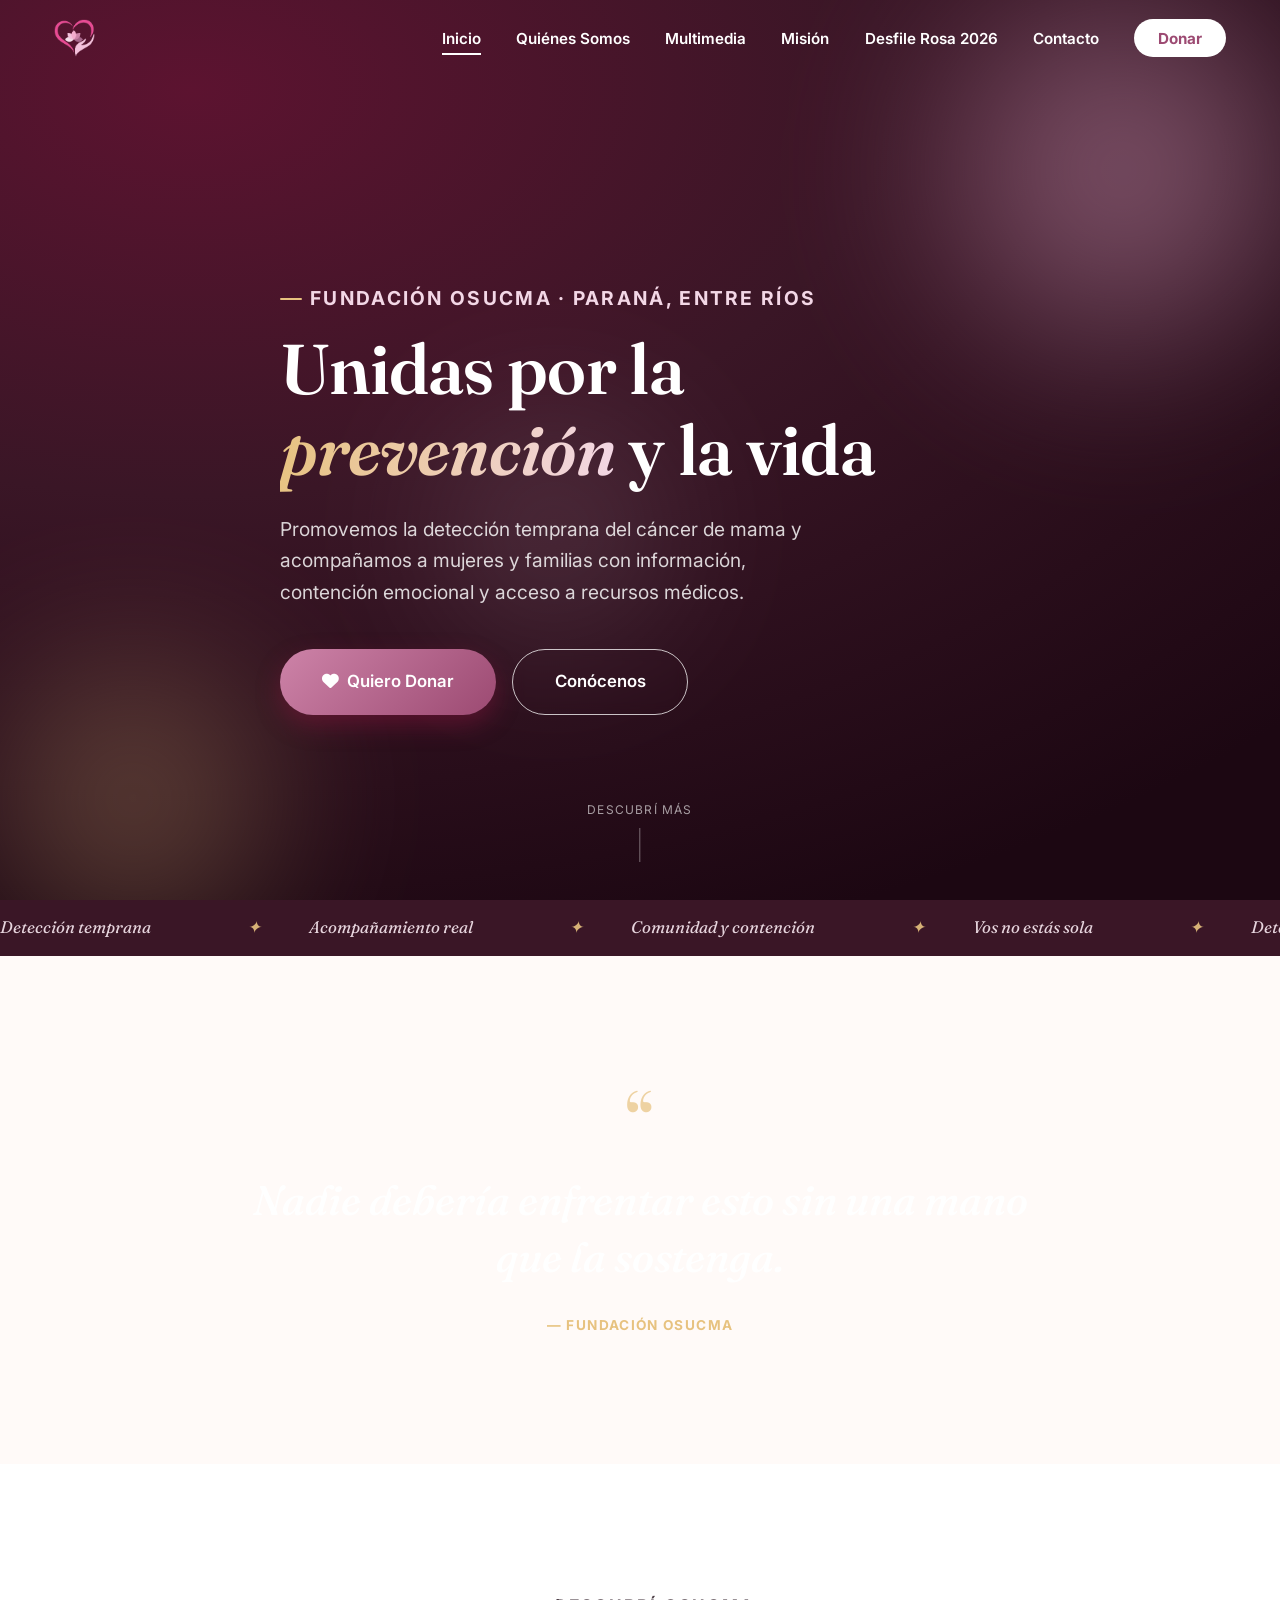
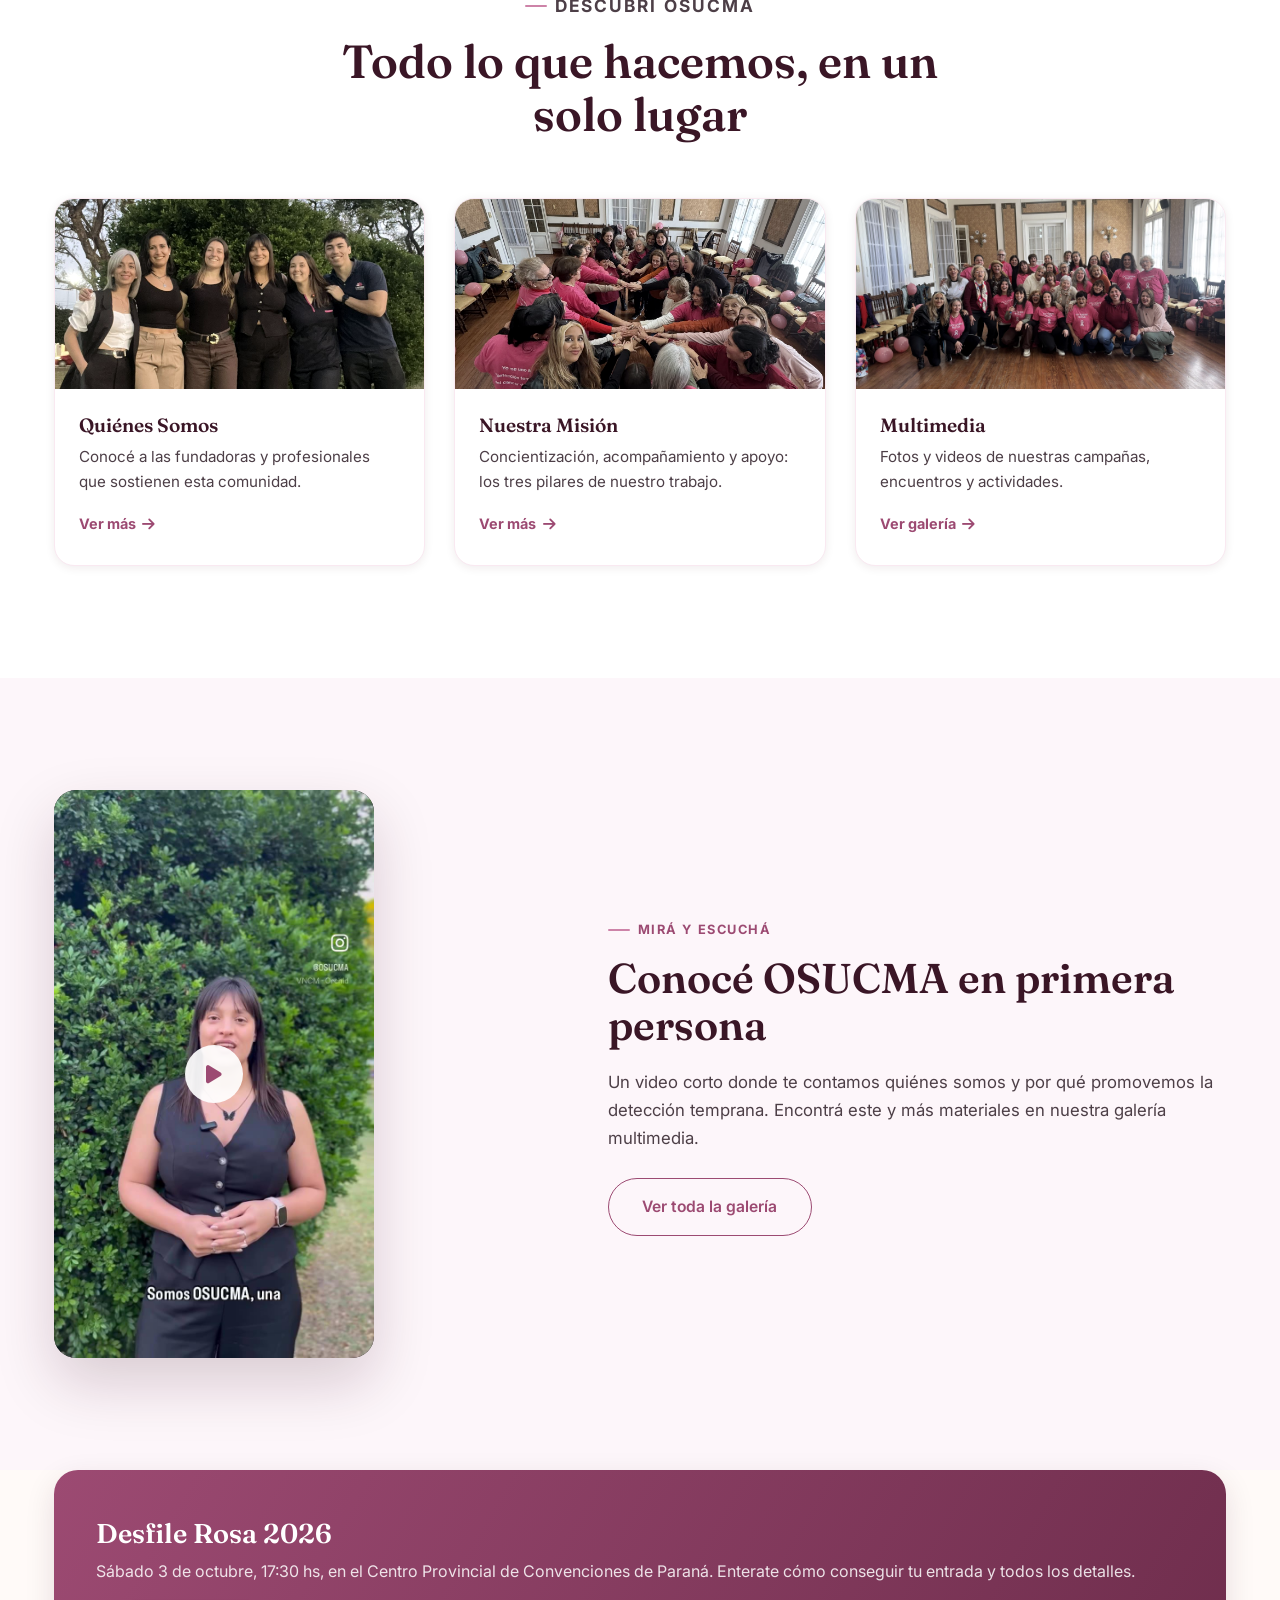
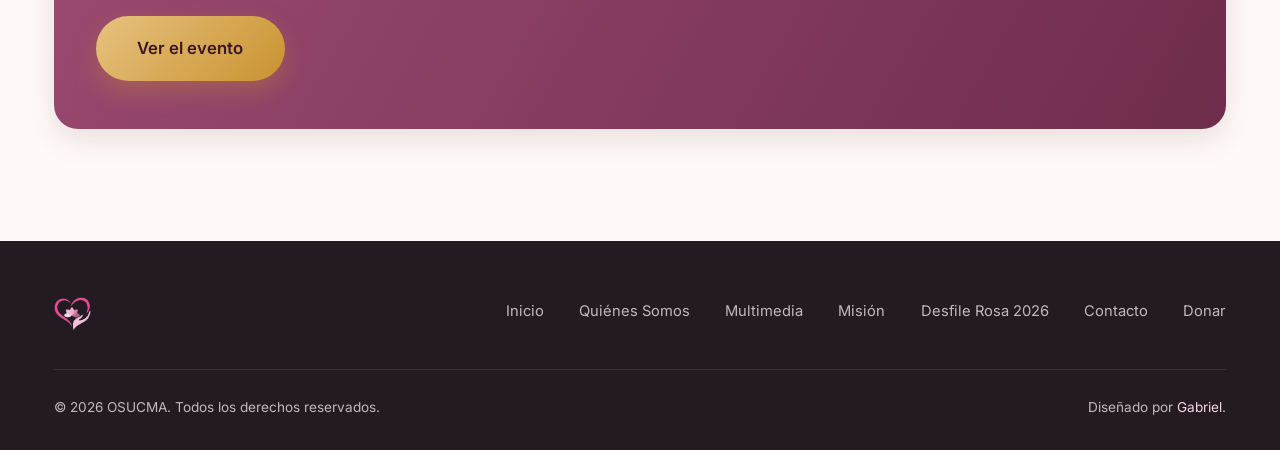
<file: index.html>
<!DOCTYPE html>
<html lang="es">

<head>
    <meta charset="UTF-8">
    <meta name="viewport" content="width=device-width, initial-scale=1.0">
    <title>OSUCMA — Unidas por la Prevención y la Vida</title>
    <meta name="description"
        content="OSUCMA, Organización Solidaria Unidas por el Cáncer de Mama: concientización, prevención, detección temprana y acompañamiento a mujeres y familias de Paraná, Entre Ríos.">

    <meta property="og:title" content="OSUCMA — Unidas por la Prevención y la Vida">
    <meta property="og:description" content="Concientización, prevención y acompañamiento real en el cáncer de mama.">
    <meta property="og:type" content="website">
    <meta property="og:image" content="assets/img/comunidad2.jpg">
    <meta property="og:locale" content="es_AR">

    <link rel="preconnect" href="https://fonts.googleapis.com">
    <link rel="preconnect" href="https://fonts.gstatic.com" crossorigin>
    <link href="https://fonts.googleapis.com/css2?family=Fraunces:ital,opsz,wght@0,9..144,400;0,9..144,600;0,9..144,700;1,9..144,500&family=Inter:wght@400;500;600;700;800&display=swap"
        rel="stylesheet">
    <link rel="stylesheet" href="https://cdnjs.cloudflare.com/ajax/libs/font-awesome/6.5.1/css/all.min.css">

    <link rel="icon" type="image/png" href="assets/img/favicon.png">
    <link rel="stylesheet" href="styles.css">
</head>

<body>

    <!-- ============ NAVBAR ============ -->
    <nav class="navbar" id="navbar">
        <div class="container nav-container">
            <a href="index.html" class="logo"><img src="assets/img/logo-icon.png" alt="OSUCMA" class="logo-img"></a>

            <div class="menu-toggle" id="menuToggle" aria-label="Abrir menú">
                <span class="bar"></span>
                <span class="bar"></span>
                <span class="bar"></span>
            </div>

            <ul class="nav-menu" id="navMenu">
                <li><a href="index.html" class="nav-link active">Inicio</a></li>
                <li><a href="quienes-somos.html" class="nav-link">Quiénes Somos</a></li>
                <li><a href="multimedia.html" class="nav-link">Multimedia</a></li>
                <li><a href="mision.html" class="nav-link">Misión</a></li>
                <li><a href="desfile-rosa-2026.html" class="nav-link">Desfile Rosa 2026</a></li>
                <li><a href="contacto.html" class="nav-link">Contacto</a></li>
                <li><a href="donar.html" class="nav-link nav-donate">Donar</a></li>
            </ul>
        </div>
    </nav>

    <!-- ============ HERO ============ -->
    <header class="hero">
        <div class="hero-blob b1"></div>
        <div class="hero-blob b2"></div>
        <div class="hero-blob b3"></div>

        <div class="container">
            <div class="hero-content">
                <p class="eyebrow">Fundación OSUCMA · Paraná, Entre Ríos</p>
                <h1>Unidas por la <em>prevención</em> y la vida</h1>
                <p>Promovemos la detección temprana del cáncer de mama y acompañamos a mujeres y familias con
                    información, contención emocional y acceso a recursos médicos.</p>
                <div class="hero-btns">
                    <a href="donar.html" class="btn btn-primary btn-lg">
                        <i class="fas fa-heart"></i> Quiero Donar
                    </a>
                    <a href="quienes-somos.html" class="btn btn-outline btn-lg">Conócenos</a>
                </div>
            </div>
        </div>

        <div class="hero-scroll">
            <span>Descubrí más</span>
            <div class="line"></div>
        </div>
    </header>

    <!-- ============ MARQUEE ============ -->
    <div class="marquee" aria-hidden="true">
        <div class="marquee-track">
            <span>Detección temprana</span>
            <span>Acompañamiento real</span>
            <span>Comunidad y contención</span>
            <span>Vos no estás sola</span>
            <span>Detección temprana</span>
            <span>Acompañamiento real</span>
            <span>Comunidad y contención</span>
            <span>Vos no estás sola</span>
        </div>
    </div>

    <!-- ============ DECLARACIÓN ============ -->
    <section class="statement">
        <div class="container">
            <blockquote class="reveal">Nadie debería enfrentar esto sin una mano que la sostenga.</blockquote>
            <cite class="reveal reveal-delay-1">— Fundación OSUCMA</cite>
        </div>
    </section>

    <!-- ============ TEASER: DESCUBRÍ OSUCMA ============ -->
    <section class="pad about">
        <div class="container">
            <div class="section-head center reveal" style="margin-left:auto;margin-right:auto;">
                <p class="eyebrow">Descubrí OSUCMA</p>
                <h2>Todo lo que hacemos, en un solo lugar</h2>
            </div>

            <div class="teaser-grid">
                <a href="quienes-somos.html" class="teaser-card reveal reveal-delay-1">
                    <div class="teaser-img"><img src="assets/img/equipo.jpg" alt="Equipo de OSUCMA" loading="lazy">
                    </div>
                    <div class="teaser-body">
                        <h3>Quiénes Somos</h3>
                        <p>Conocé a las fundadoras y profesionales que sostienen esta comunidad.</p>
                        <span class="teaser-link">Ver más <i class="fas fa-arrow-right"></i></span>
                    </div>
                </a>
                <a href="mision.html" class="teaser-card reveal reveal-delay-2">
                    <div class="teaser-img"><img src="assets/img/comunidad1.jpg"
                            alt="Comunidad OSUCMA unida por la detección temprana" loading="lazy"></div>
                    <div class="teaser-body">
                        <h3>Nuestra Misión</h3>
                        <p>Concientización, acompañamiento y apoyo: los tres pilares de nuestro trabajo.</p>
                        <span class="teaser-link">Ver más <i class="fas fa-arrow-right"></i></span>
                    </div>
                </a>
                <a href="multimedia.html" class="teaser-card reveal reveal-delay-3">
                    <div class="teaser-img"><img src="assets/img/comunidad2.jpg" alt="Encuentro Octubre Rosa"
                            loading="lazy"></div>
                    <div class="teaser-body">
                        <h3>Multimedia</h3>
                        <p>Fotos y videos de nuestras campañas, encuentros y actividades.</p>
                        <span class="teaser-link">Ver galería <i class="fas fa-arrow-right"></i></span>
                    </div>
                </a>
            </div>
        </div>
    </section>

    <!-- ============ AUDIOVISUAL DESTACADO ============ -->
    <section class="pad gallery-section">
        <div class="container">
            <div class="home-video">
                <a href="multimedia.html" class="home-video-frame reveal" aria-label="Ver video institucional en la galería">
                    <img src="assets/img/institucional-poster.jpg" alt="Video institucional de OSUCMA" loading="lazy">
                    <div class="gallery-play"><i class="fas fa-play"></i></div>
                </a>
                <div class="reveal reveal-delay-1">
                    <p class="eyebrow">Mirá y escuchá</p>
                    <h2 style="font-size:clamp(1.9rem,3.6vw,2.6rem); margin-bottom:1.2rem;">Conocé OSUCMA en primera
                        persona</h2>
                    <p style="color:var(--ink-700); font-size:1.05rem; margin-bottom:1.6rem;">Un video corto donde te
                        contamos quiénes somos y por qué promovemos la detección temprana. Encontrá este y más
                        materiales en nuestra galería multimedia.</p>
                    <a href="multimedia.html" class="btn btn-outline-dark">Ver toda la galería</a>
                </div>
            </div>
        </div>
    </section>

    <!-- ============ EVENTO: DESFILE ROSA 2026 ============ -->
    <section class="pad" style="padding-top:0;">
        <div class="container">
            <div class="event-banner reveal">
                <div>
                    <h3>Desfile Rosa 2026</h3>
                    <p>Sábado 3 de octubre, 17:30 hs, en el Centro Provincial de Convenciones de Paraná. Enterate
                        cómo conseguir tu entrada y todos los detalles.</p>
                </div>
                <a href="desfile-rosa-2026.html" class="btn btn-gold btn-lg">Ver el evento</a>
            </div>
        </div>
    </section>

    <!-- ============ FOOTER ============ -->
    <footer>
        <div class="container">
            <div class="footer-grid">
                <div class="footer-brand"><img src="assets/img/logo-icon.png" alt="OSUCMA"></div>
                <ul class="footer-links">
                    <li><a href="index.html">Inicio</a></li>
                    <li><a href="quienes-somos.html">Quiénes Somos</a></li>
                    <li><a href="multimedia.html">Multimedia</a></li>
                    <li><a href="mision.html">Misión</a></li>
                    <li><a href="desfile-rosa-2026.html">Desfile Rosa 2026</a></li>
                    <li><a href="contacto.html">Contacto</a></li>
                    <li><a href="donar.html">Donar</a></li>
                </ul>
            </div>
            <div class="footer-bottom">
                <p>&copy; 2026 OSUCMA. Todos los derechos reservados.</p>
                <p>Diseñado por <a href="#">Gabriel</a>.</p>
            </div>
        </div>
    </footer>

    <script src="script.js"></script>
</body>

</html>
</file>
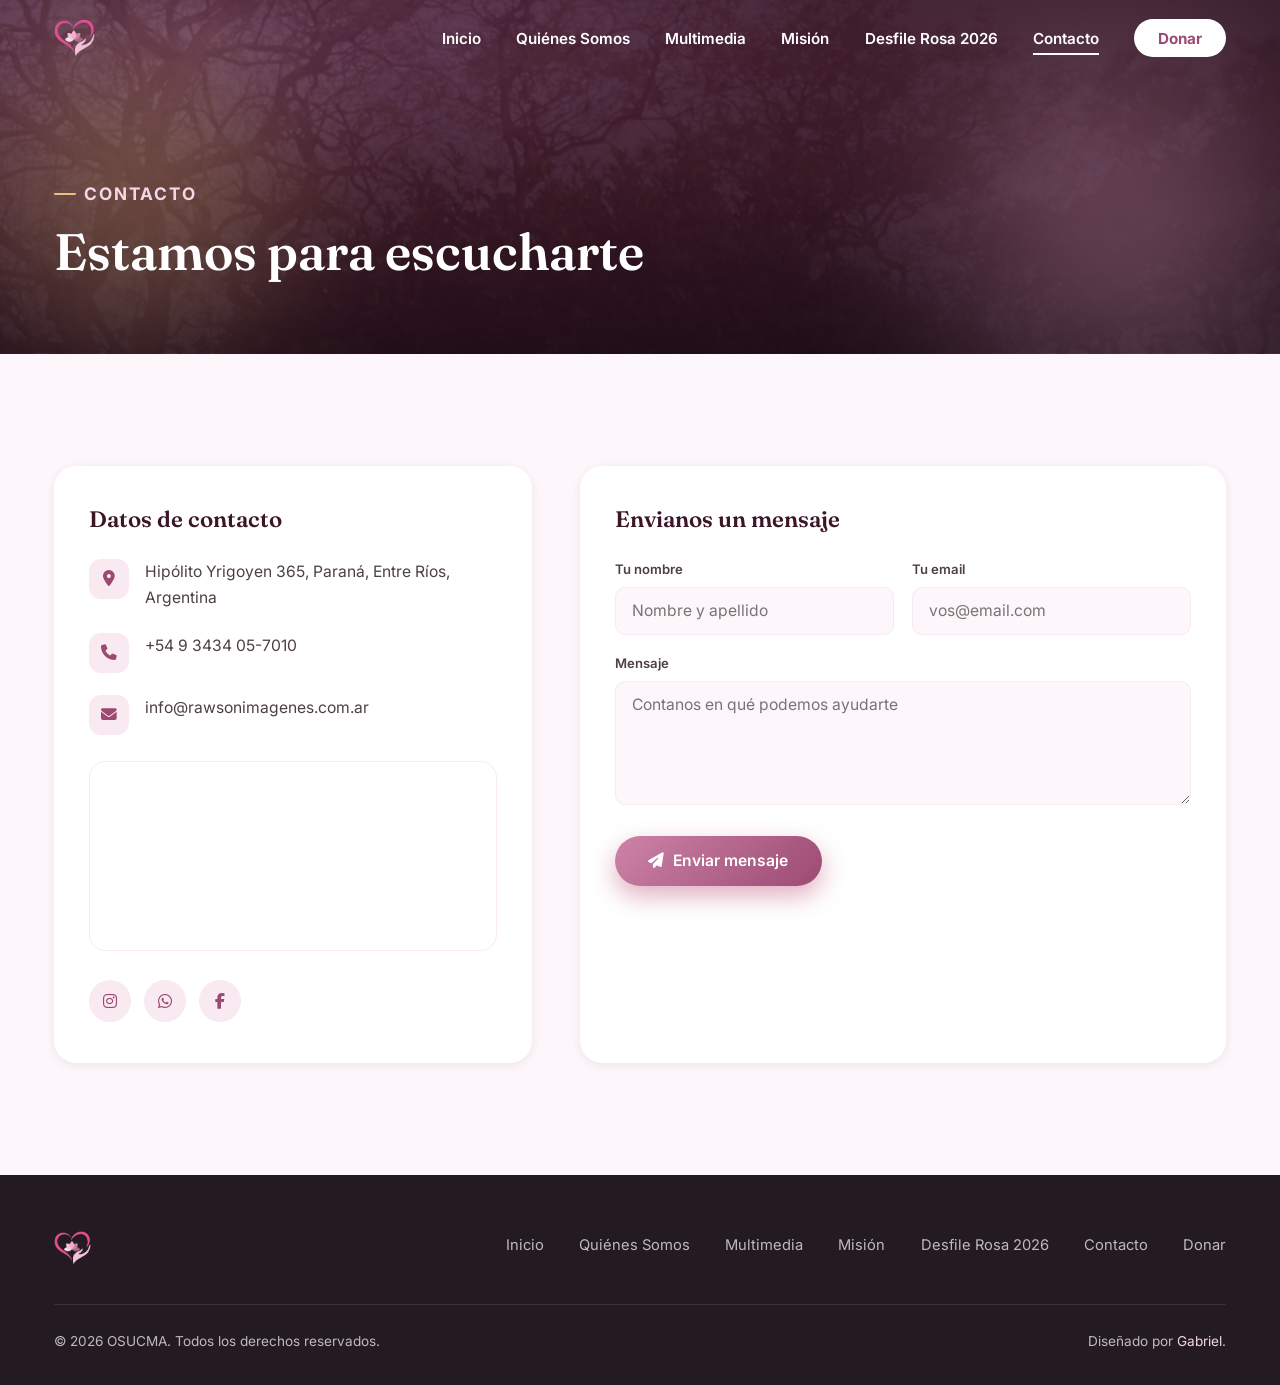
<file: contacto.html>
<!DOCTYPE html>
<html lang="es">

<head>
    <meta charset="UTF-8">
    <meta name="viewport" content="width=device-width, initial-scale=1.0">
    <title>Contacto — OSUCMA</title>
    <meta name="description" content="Comunicate con OSUCMA en Paraná, Entre Ríos. Estamos para escucharte.">

    <link rel="preconnect" href="https://fonts.googleapis.com">
    <link rel="preconnect" href="https://fonts.gstatic.com" crossorigin>
    <link href="https://fonts.googleapis.com/css2?family=Fraunces:ital,opsz,wght@0,9..144,400;0,9..144,600;0,9..144,700;1,9..144,500&family=Inter:wght@400;500;600;700;800&display=swap"
        rel="stylesheet">
    <link rel="stylesheet" href="https://cdnjs.cloudflare.com/ajax/libs/font-awesome/6.5.1/css/all.min.css">

    <link rel="icon" type="image/png" href="assets/img/favicon.png">
    <link rel="stylesheet" href="styles.css">
</head>

<body>

    <!-- ============ NAVBAR ============ -->
    <nav class="navbar" id="navbar">
        <div class="container nav-container">
            <a href="index.html" class="logo"><img src="assets/img/logo-icon.png" alt="OSUCMA" class="logo-img"></a>

            <div class="menu-toggle" id="menuToggle" aria-label="Abrir menú">
                <span class="bar"></span>
                <span class="bar"></span>
                <span class="bar"></span>
            </div>

            <ul class="nav-menu" id="navMenu">
                <li><a href="index.html" class="nav-link">Inicio</a></li>
                <li><a href="quienes-somos.html" class="nav-link">Quiénes Somos</a></li>
                <li><a href="multimedia.html" class="nav-link">Multimedia</a></li>
                <li><a href="mision.html" class="nav-link">Misión</a></li>
                <li><a href="desfile-rosa-2026.html" class="nav-link">Desfile Rosa 2026</a></li>
                <li><a href="contacto.html" class="nav-link active">Contacto</a></li>
                <li><a href="donar.html" class="nav-link nav-donate">Donar</a></li>
            </ul>
        </div>
    </nav>

    <!-- ============ PAGE HERO ============ -->
    <header class="page-hero ph-equipo">
        <div class="hero-blob b1"></div>
        <div class="hero-blob b2"></div>
        <div class="container">
            <p class="eyebrow">Contacto</p>
            <h1>Estamos para escucharte</h1>
        </div>
    </header>

    <!-- ============ CONTACTO ============ -->
    <section class="pad contact">
        <div class="container">
            <div class="contact-grid">
                <div class="contact-info reveal">
                    <h3>Datos de contacto</h3>
                    <div class="contact-row">
                        <span class="ic"><i class="fas fa-map-marker-alt"></i></span>
                        Hipólito Yrigoyen 365, Paraná, Entre Ríos, Argentina
                    </div>
                    <div class="contact-row">
                        <span class="ic"><i class="fas fa-phone"></i></span>
                        <a href="tel:+543434057010">+54 9 3434 05-7010</a>
                    </div>
                    <div class="contact-row">
                        <span class="ic"><i class="fas fa-envelope"></i></span>
                        <a href="mailto:info@rawsonimagenes.com.ar">info@rawsonimagenes.com.ar</a>
                    </div>

                    <div class="contact-map">
                        <iframe
                            src="https://www.google.com/maps?q=Hipolito+Yrigoyen+365,+Paran%C3%A1,+Entre+R%C3%ADos&output=embed"
                            loading="lazy" referrerpolicy="no-referrer-when-downgrade"
                            title="Ubicación de OSUCMA"></iframe>
                    </div>

                    <div class="social-row">
                        <a href="https://www.instagram.com/osucma/" target="_blank" rel="noopener"
                            aria-label="Instagram"><i class="fab fa-instagram"></i></a>
                        <a href="https://wa.me/5493434057010" target="_blank" rel="noopener" aria-label="WhatsApp"><i
                                class="fab fa-whatsapp"></i></a>
                        <a href="https://facebook.com/osucma" target="_blank" rel="noopener"
                            aria-label="Facebook"><i class="fab fa-facebook-f"></i></a>
                    </div>
                </div>

                <form class="contact-form reveal reveal-delay-1" id="contactForm">
                    <h3>Envianos un mensaje</h3>
                    <div class="form-row">
                        <div class="form-group">
                            <label for="name">Tu nombre</label>
                            <input type="text" id="name" name="name" placeholder="Nombre y apellido" required>
                        </div>
                        <div class="form-group">
                            <label for="email">Tu email</label>
                            <input type="email" id="email" name="email" placeholder="vos@email.com" required>
                        </div>
                    </div>
                    <div class="form-group">
                        <label for="message">Mensaje</label>
                        <textarea id="message" name="message" rows="5" placeholder="Contanos en qué podemos ayudarte"
                            required></textarea>
                    </div>
                    <button type="submit" class="btn btn-primary">
                        <i class="fas fa-paper-plane"></i> Enviar mensaje
                    </button>
                    <p id="form-status"></p>
                </form>
            </div>
        </div>
    </section>

    <!-- ============ FOOTER ============ -->
    <footer>
        <div class="container">
            <div class="footer-grid">
                <div class="footer-brand"><img src="assets/img/logo-icon.png" alt="OSUCMA"></div>
                <ul class="footer-links">
                    <li><a href="index.html">Inicio</a></li>
                    <li><a href="quienes-somos.html">Quiénes Somos</a></li>
                    <li><a href="multimedia.html">Multimedia</a></li>
                    <li><a href="mision.html">Misión</a></li>
                    <li><a href="desfile-rosa-2026.html">Desfile Rosa 2026</a></li>
                    <li><a href="contacto.html">Contacto</a></li>
                    <li><a href="donar.html">Donar</a></li>
                </ul>
            </div>
            <div class="footer-bottom">
                <p>&copy; 2026 OSUCMA. Todos los derechos reservados.</p>
                <p>Diseñado por <a href="#">Gabriel</a>.</p>
            </div>
        </div>
    </footer>

    <script src="script.js"></script>
</body>

</html>
</file>
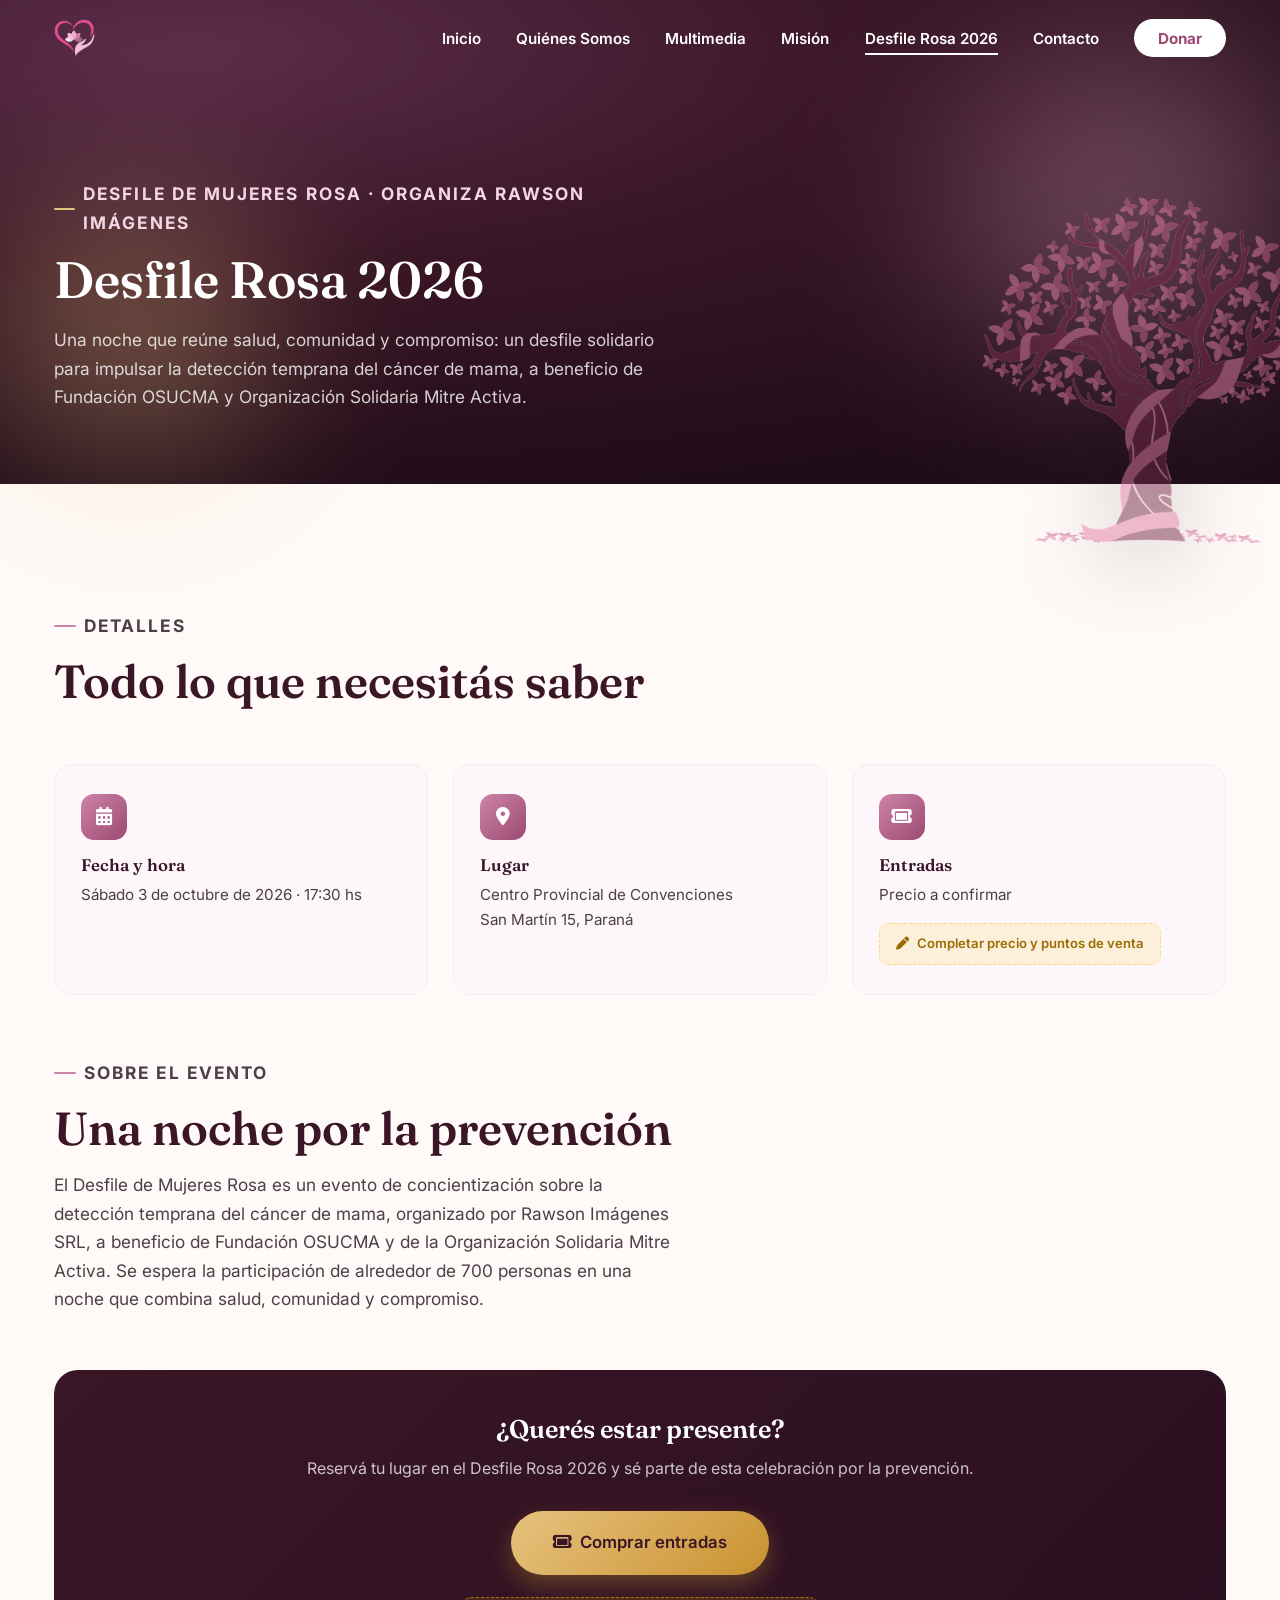
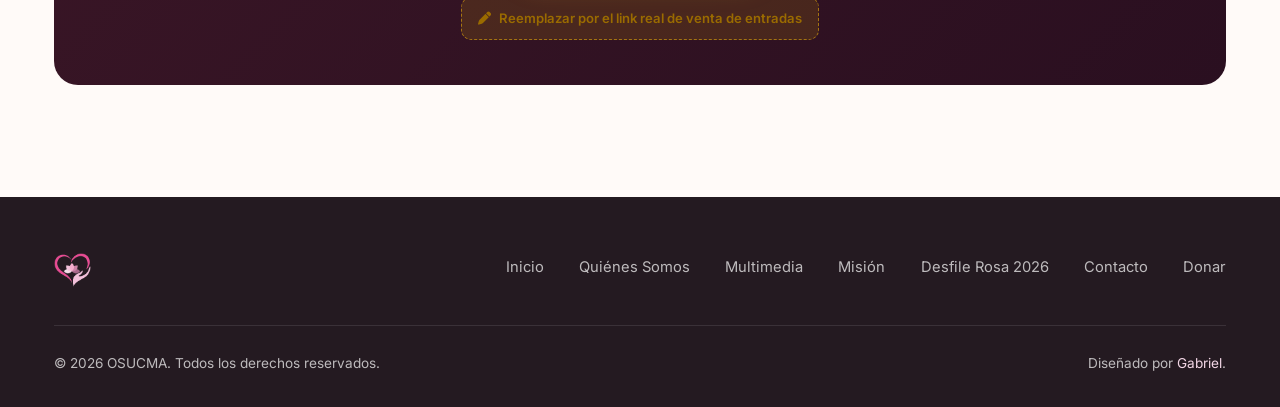
<file: desfile-rosa-2026.html>
<!DOCTYPE html>
<html lang="es">

<head>
    <meta charset="UTF-8">
    <meta name="viewport" content="width=device-width, initial-scale=1.0">
    <title>Desfile Rosa 2026 — OSUCMA</title>
    <meta name="description" content="Desfile Rosa 2026: sábado 3 de octubre en el Centro Provincial de Convenciones de Paraná, a beneficio de Fundación OSUCMA y Mitre Activa. Fecha, lugar y entradas.">

    <link rel="preconnect" href="https://fonts.googleapis.com">
    <link rel="preconnect" href="https://fonts.gstatic.com" crossorigin>
    <link href="https://fonts.googleapis.com/css2?family=Fraunces:ital,opsz,wght@0,9..144,400;0,9..144,600;0,9..144,700;1,9..144,500&family=Inter:wght@400;500;600;700;800&display=swap"
        rel="stylesheet">
    <link rel="stylesheet" href="https://cdnjs.cloudflare.com/ajax/libs/font-awesome/6.5.1/css/all.min.css">

    <link rel="icon" type="image/png" href="assets/img/favicon.png">
    <link rel="stylesheet" href="styles.css">
</head>

<body>

    <!-- ============ NAVBAR ============ -->
    <nav class="navbar" id="navbar">
        <div class="container nav-container">
            <a href="index.html" class="logo"><img src="assets/img/logo-icon.png" alt="OSUCMA" class="logo-img"></a>

            <div class="menu-toggle" id="menuToggle" aria-label="Abrir menú">
                <span class="bar"></span>
                <span class="bar"></span>
                <span class="bar"></span>
            </div>

            <ul class="nav-menu" id="navMenu">
                <li><a href="index.html" class="nav-link">Inicio</a></li>
                <li><a href="quienes-somos.html" class="nav-link">Quiénes Somos</a></li>
                <li><a href="multimedia.html" class="nav-link">Multimedia</a></li>
                <li><a href="mision.html" class="nav-link">Misión</a></li>
                <li><a href="desfile-rosa-2026.html" class="nav-link active">Desfile Rosa 2026</a></li>
                <li><a href="contacto.html" class="nav-link">Contacto</a></li>
                <li><a href="donar.html" class="nav-link nav-donate">Donar</a></li>
            </ul>
        </div>
    </nav>

    <!-- ============ PAGE HERO ============ -->
    <header class="page-hero ph-desfile">
        <div class="hero-blob b1"></div>
        <div class="hero-blob b2"></div>
        <img class="desfile-tree-mark" src="assets/img/desfile-tree.png" alt="" aria-hidden="true">
        <div class="container">
            <p class="eyebrow">Desfile de Mujeres Rosa · Organiza Rawson Imágenes</p>
            <h1>Desfile Rosa 2026</h1>
            <p>Una noche que reúne salud, comunidad y compromiso: un desfile solidario para impulsar la detección
                temprana del cáncer de mama, a beneficio de Fundación OSUCMA y Organización Solidaria Mitre Activa.
            </p>
        </div>
    </header>

    <!-- ============ DETALLES DEL EVENTO ============ -->
    <section class="pad">
        <div class="container">
            <div class="section-head reveal">
                <p class="eyebrow">Detalles</p>
                <h2>Todo lo que necesitás saber</h2>
            </div>

            <div class="event-details-grid">
                <div class="event-detail-card reveal reveal-delay-1">
                    <div class="ic"><i class="fas fa-calendar-days"></i></div>
                    <h4>Fecha y hora</h4>
                    <p>Sábado 3 de octubre de 2026 · 17:30 hs</p>
                </div>
                <div class="event-detail-card reveal reveal-delay-2">
                    <div class="ic"><i class="fas fa-location-dot"></i></div>
                    <h4>Lugar</h4>
                    <p>Centro Provincial de Convenciones<br>San Martín 15, Paraná</p>
                </div>
                <div class="event-detail-card reveal reveal-delay-3">
                    <div class="ic"><i class="fas fa-ticket"></i></div>
                    <h4>Entradas</h4>
                    <p>Precio a confirmar</p>
                    <span class="placeholder-note"><i class="fas fa-pen"></i> Completar precio y puntos de venta</span>
                </div>
            </div>

            <div class="section-head reveal">
                <p class="eyebrow">Sobre el evento</p>
                <h2>Una noche por la prevención</h2>
                <p>El Desfile de Mujeres Rosa es un evento de concientización sobre la detección temprana del cáncer
                    de mama, organizado por Rawson Imágenes SRL, a beneficio de Fundación OSUCMA y de la
                    Organización Solidaria Mitre Activa. Se espera la participación de alrededor de 700 personas en
                    una noche que combina salud, comunidad y compromiso.</p>
            </div>

            <div class="event-ticket-box reveal">
                <h3>¿Querés estar presente?</h3>
                <p>Reservá tu lugar en el Desfile Rosa 2026 y sé parte de esta celebración por la prevención.</p>
                <!-- Reemplazar por el link real de venta de entradas -->
                <a href="#" class="btn btn-gold btn-lg"><i class="fas fa-ticket"></i> Comprar entradas</a>
                <div>
                    <span class="placeholder-note" style="margin-top:1.4rem;"><i class="fas fa-pen"></i> Reemplazar
                        por el link real de venta de entradas</span>
                </div>
            </div>
        </div>
    </section>

    <!-- ============ FOOTER ============ -->
    <footer>
        <div class="container">
            <div class="footer-grid">
                <div class="footer-brand"><img src="assets/img/logo-icon.png" alt="OSUCMA"></div>
                <ul class="footer-links">
                    <li><a href="index.html">Inicio</a></li>
                    <li><a href="quienes-somos.html">Quiénes Somos</a></li>
                    <li><a href="multimedia.html">Multimedia</a></li>
                    <li><a href="mision.html">Misión</a></li>
                    <li><a href="desfile-rosa-2026.html">Desfile Rosa 2026</a></li>
                    <li><a href="contacto.html">Contacto</a></li>
                    <li><a href="donar.html">Donar</a></li>
                </ul>
            </div>
            <div class="footer-bottom">
                <p>&copy; 2026 OSUCMA. Todos los derechos reservados.</p>
                <p>Diseñado por <a href="#">Gabriel</a>.</p>
            </div>
        </div>
    </footer>

    <script src="script.js"></script>
</body>

</html>
</file>
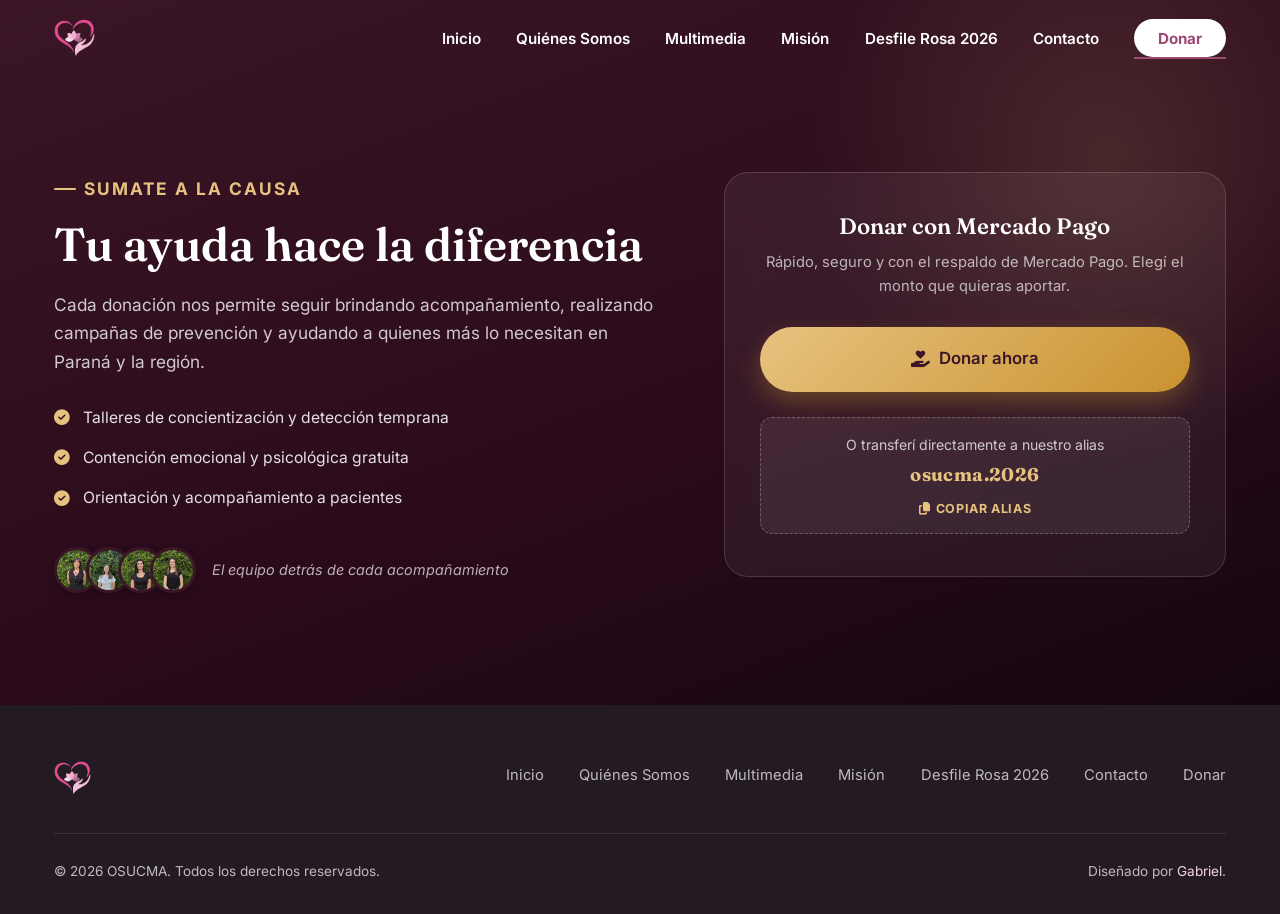
<file: donar.html>
<!DOCTYPE html>
<html lang="es">

<head>
    <meta charset="UTF-8">
    <meta name="viewport" content="width=device-width, initial-scale=1.0">
    <title>Donar — OSUCMA</title>
    <meta name="description"
        content="Doná a OSUCMA vía Mercado Pago o transferencia y ayudanos a sostener talleres de prevención y acompañamiento gratuito en Paraná.">

    <link rel="preconnect" href="https://fonts.googleapis.com">
    <link rel="preconnect" href="https://fonts.gstatic.com" crossorigin>
    <link href="https://fonts.googleapis.com/css2?family=Fraunces:ital,opsz,wght@0,9..144,400;0,9..144,600;0,9..144,700;1,9..144,500&family=Inter:wght@400;500;600;700;800&display=swap"
        rel="stylesheet">
    <link rel="stylesheet" href="https://cdnjs.cloudflare.com/ajax/libs/font-awesome/6.5.1/css/all.min.css">

    <link rel="icon" type="image/png" href="assets/img/favicon.png">
    <link rel="stylesheet" href="styles.css">
</head>

<body>

    <!-- ============ NAVBAR ============ -->
    <nav class="navbar" id="navbar">
        <div class="container nav-container">
            <a href="index.html" class="logo"><img src="assets/img/logo-icon.png" alt="OSUCMA" class="logo-img"></a>

            <div class="menu-toggle" id="menuToggle" aria-label="Abrir menú">
                <span class="bar"></span>
                <span class="bar"></span>
                <span class="bar"></span>
            </div>

            <ul class="nav-menu" id="navMenu">
                <li><a href="index.html" class="nav-link">Inicio</a></li>
                <li><a href="quienes-somos.html" class="nav-link">Quiénes Somos</a></li>
                <li><a href="multimedia.html" class="nav-link">Multimedia</a></li>
                <li><a href="mision.html" class="nav-link">Misión</a></li>
                <li><a href="desfile-rosa-2026.html" class="nav-link">Desfile Rosa 2026</a></li>
                <li><a href="contacto.html" class="nav-link">Contacto</a></li>
                <li><a href="donar.html" class="nav-link nav-donate active">Donar</a></li>
            </ul>
        </div>
    </nav>

    <!-- ============ DONAR ============ -->
    <section class="pad donate" style="padding-top:calc(var(--nav-h) + 5rem);">
        <div class="container">
            <div class="donate-grid">
                <div class="donate-text reveal">
                    <p class="eyebrow">Sumate a la causa</p>
                    <h1>Tu ayuda hace la diferencia</h1>
                    <p>Cada donación nos permite seguir brindando acompañamiento, realizando campañas de prevención y
                        ayudando a quienes más lo necesitan en Paraná y la región.</p>
                    <ul class="donate-list">
                        <li><i class="fas fa-check-circle"></i> Talleres de concientización y detección temprana</li>
                        <li><i class="fas fa-check-circle"></i> Contención emocional y psicológica gratuita</li>
                        <li><i class="fas fa-check-circle"></i> Orientación y acompañamiento a pacientes</li>
                    </ul>

                    <div class="donate-avatars">
                        <div class="donate-avatars-photos">
                            <img src="assets/img/vale.jpg" alt="Valeria, fundadora de OSUCMA">
                            <img src="assets/img/marti.jpg" alt="Martina, técnica radióloga">
                            <img src="assets/img/flor.jpg" alt="Florencia, nutricionista">
                            <img src="assets/img/delfi.jpg" alt="Delfina, psicóloga">
                        </div>
                        <p>El equipo detrás de cada acompañamiento</p>
                    </div>
                </div>

                <div class="donate-card reveal reveal-delay-1">
                    <h3>Donar con Mercado Pago</h3>
                    <p>Rápido, seguro y con el respaldo de Mercado Pago. Elegí el monto que quieras aportar.</p>
                    <!-- Reemplazar por el link real de tu caja/link de pago de Mercado Pago -->
                    <a href="https://link.mercadopago.com.ar/osucma" target="_blank" rel="noopener"
                        class="btn btn-gold btn-lg">
                        <i class="fas fa-hand-holding-heart"></i> Donar ahora
                    </a>

                    <div class="donate-alias">
                        O transferí directamente a nuestro alias
                        <strong id="aliasText">osucma.2026</strong>
                        <button class="copy-btn" id="copyAliasBtn"><i class="fas fa-copy"></i> Copiar alias</button>
                    </div>
                </div>
            </div>
        </div>
    </section>

    <!-- ============ FOOTER ============ -->
    <footer>
        <div class="container">
            <div class="footer-grid">
                <div class="footer-brand"><img src="assets/img/logo-icon.png" alt="OSUCMA"></div>
                <ul class="footer-links">
                    <li><a href="index.html">Inicio</a></li>
                    <li><a href="quienes-somos.html">Quiénes Somos</a></li>
                    <li><a href="multimedia.html">Multimedia</a></li>
                    <li><a href="mision.html">Misión</a></li>
                    <li><a href="desfile-rosa-2026.html">Desfile Rosa 2026</a></li>
                    <li><a href="contacto.html">Contacto</a></li>
                    <li><a href="donar.html">Donar</a></li>
                </ul>
            </div>
            <div class="footer-bottom">
                <p>&copy; 2026 OSUCMA. Todos los derechos reservados.</p>
                <p>Diseñado por <a href="#">Gabriel</a>.</p>
            </div>
        </div>
    </footer>

    <script src="script.js"></script>
</body>

</html>
</file>
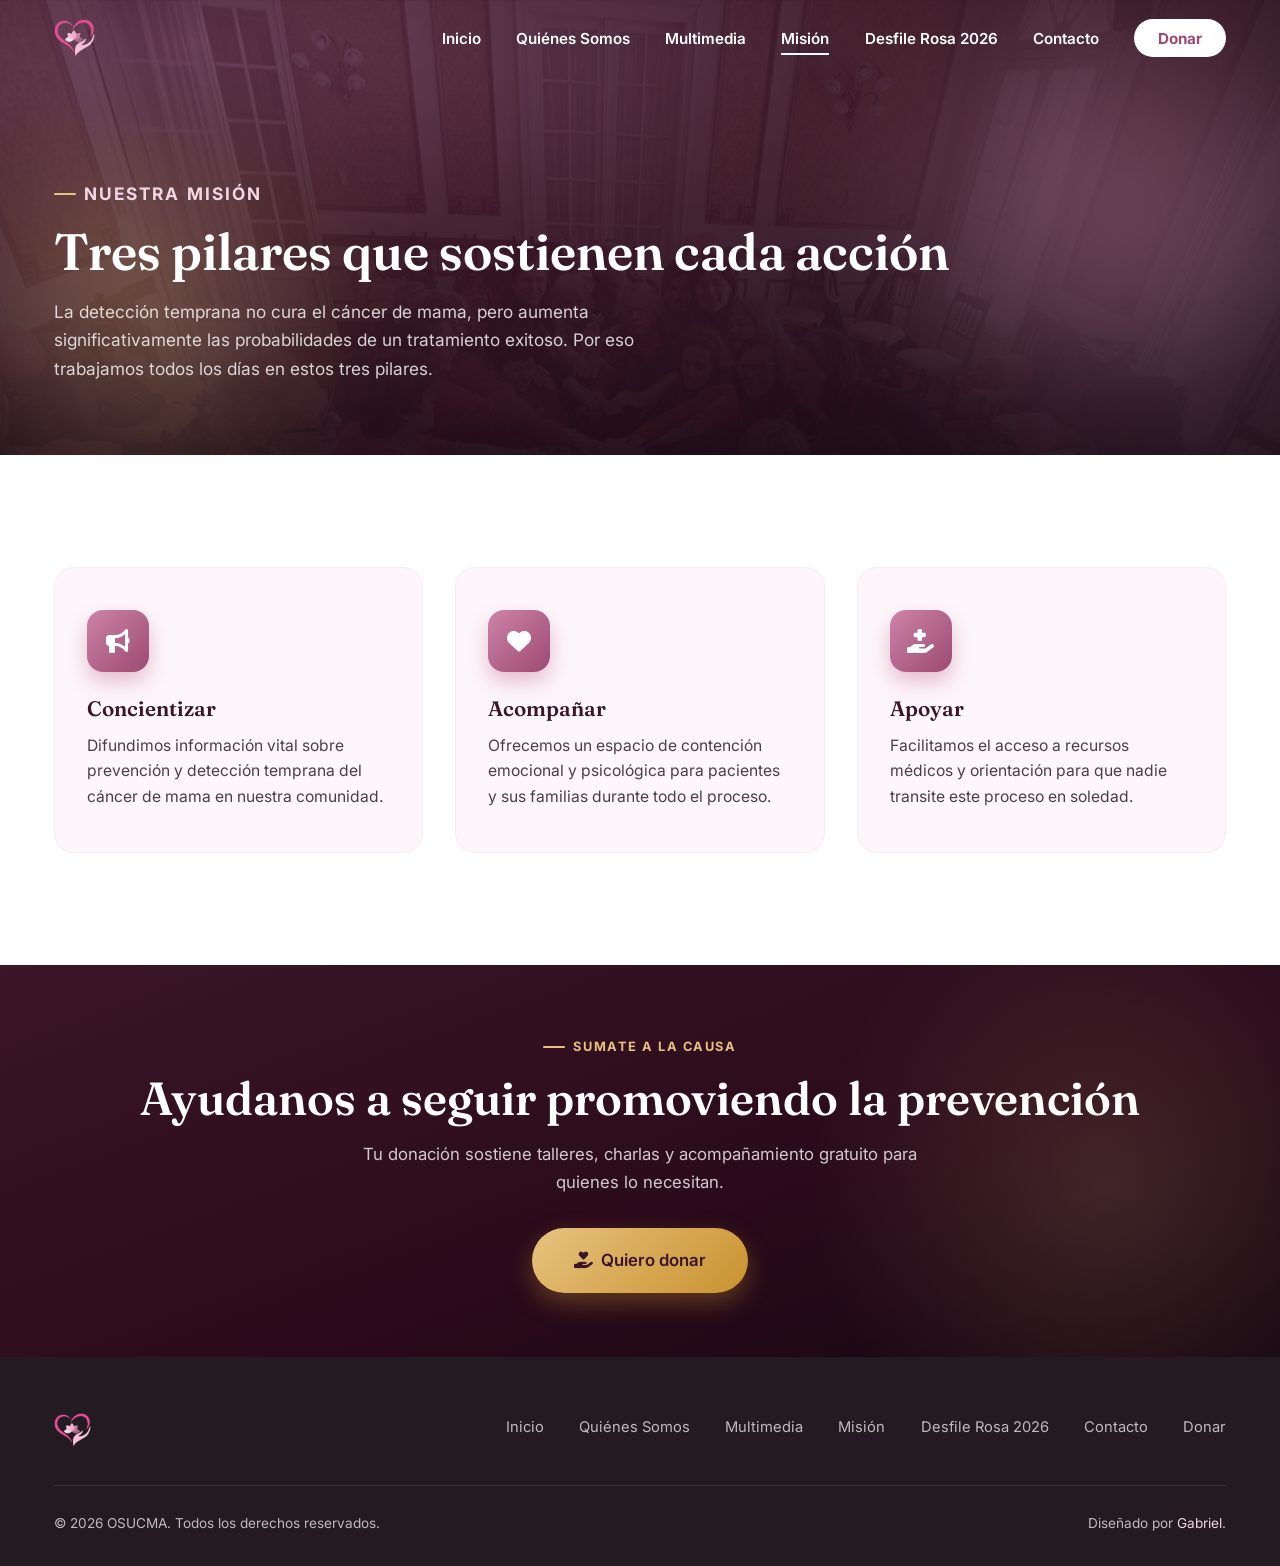
<file: mision.html>
<!DOCTYPE html>
<html lang="es">

<head>
    <meta charset="UTF-8">
    <meta name="viewport" content="width=device-width, initial-scale=1.0">
    <title>Nuestra Misión — OSUCMA</title>
    <meta name="description"
        content="Concientización, acompañamiento y apoyo: los tres pilares de la misión de OSUCMA para la prevención del cáncer de mama.">

    <link rel="preconnect" href="https://fonts.googleapis.com">
    <link rel="preconnect" href="https://fonts.gstatic.com" crossorigin>
    <link href="https://fonts.googleapis.com/css2?family=Fraunces:ital,opsz,wght@0,9..144,400;0,9..144,600;0,9..144,700;1,9..144,500&family=Inter:wght@400;500;600;700;800&display=swap"
        rel="stylesheet">
    <link rel="stylesheet" href="https://cdnjs.cloudflare.com/ajax/libs/font-awesome/6.5.1/css/all.min.css">

    <link rel="icon" type="image/png" href="assets/img/favicon.png">
    <link rel="stylesheet" href="styles.css">
</head>

<body>

    <!-- ============ NAVBAR ============ -->
    <nav class="navbar" id="navbar">
        <div class="container nav-container">
            <a href="index.html" class="logo"><img src="assets/img/logo-icon.png" alt="OSUCMA" class="logo-img"></a>

            <div class="menu-toggle" id="menuToggle" aria-label="Abrir menú">
                <span class="bar"></span>
                <span class="bar"></span>
                <span class="bar"></span>
            </div>

            <ul class="nav-menu" id="navMenu">
                <li><a href="index.html" class="nav-link">Inicio</a></li>
                <li><a href="quienes-somos.html" class="nav-link">Quiénes Somos</a></li>
                <li><a href="multimedia.html" class="nav-link">Multimedia</a></li>
                <li><a href="mision.html" class="nav-link active">Misión</a></li>
                <li><a href="desfile-rosa-2026.html" class="nav-link">Desfile Rosa 2026</a></li>
                <li><a href="contacto.html" class="nav-link">Contacto</a></li>
                <li><a href="donar.html" class="nav-link nav-donate">Donar</a></li>
            </ul>
        </div>
    </nav>

    <!-- ============ PAGE HERO ============ -->
    <header class="page-hero ph-comunidad1">
        <div class="hero-blob b1"></div>
        <div class="hero-blob b2"></div>
        <div class="container">
            <p class="eyebrow">Nuestra misión</p>
            <h1>Tres pilares que sostienen cada acción</h1>
            <p>La detección temprana no cura el cáncer de mama, pero aumenta significativamente las probabilidades
                de un tratamiento exitoso. Por eso trabajamos todos los días en estos tres pilares.</p>
        </div>
    </header>

    <!-- ============ MISIÓN ============ -->
    <section class="pad mission">
        <div class="container">
            <div class="cards-grid">
                <div class="card reveal reveal-delay-1">
                    <div class="icon-box"><i class="fas fa-bullhorn"></i></div>
                    <h3>Concientizar</h3>
                    <p>Difundimos información vital sobre prevención y detección temprana del cáncer de mama en
                        nuestra comunidad.</p>
                </div>
                <div class="card reveal reveal-delay-2">
                    <div class="icon-box"><i class="fas fa-heart"></i></div>
                    <h3>Acompañar</h3>
                    <p>Ofrecemos un espacio de contención emocional y psicológica para pacientes y sus familias
                        durante todo el proceso.</p>
                </div>
                <div class="card reveal reveal-delay-3">
                    <div class="icon-box"><i class="fas fa-hand-holding-medical"></i></div>
                    <h3>Apoyar</h3>
                    <p>Facilitamos el acceso a recursos médicos y orientación para que nadie transite este proceso en
                        soledad.</p>
                </div>
            </div>
        </div>
    </section>

    <!-- ============ DONAR CTA ============ -->
    <section class="pad donate" style="padding-top:4rem; padding-bottom:4rem;">
        <div class="container" style="text-align:center; position:relative;">
            <p class="eyebrow" style="justify-content:center;">Sumate a la causa</p>
            <h2 style="margin-bottom:1rem;">Ayudanos a seguir promoviendo la prevención</h2>
            <p style="color:rgba(255,255,255,0.78); max-width:560px; margin:0 auto 2rem; font-size:1.05rem;">Tu
                donación sostiene talleres, charlas y acompañamiento gratuito para quienes lo necesitan.</p>
            <a href="donar.html" class="btn btn-gold btn-lg"><i class="fas fa-hand-holding-heart"></i> Quiero
                donar</a>
        </div>
    </section>

    <!-- ============ FOOTER ============ -->
    <footer>
        <div class="container">
            <div class="footer-grid">
                <div class="footer-brand"><img src="assets/img/logo-icon.png" alt="OSUCMA"></div>
                <ul class="footer-links">
                    <li><a href="index.html">Inicio</a></li>
                    <li><a href="quienes-somos.html">Quiénes Somos</a></li>
                    <li><a href="multimedia.html">Multimedia</a></li>
                    <li><a href="mision.html">Misión</a></li>
                    <li><a href="desfile-rosa-2026.html">Desfile Rosa 2026</a></li>
                    <li><a href="contacto.html">Contacto</a></li>
                    <li><a href="donar.html">Donar</a></li>
                </ul>
            </div>
            <div class="footer-bottom">
                <p>&copy; 2026 OSUCMA. Todos los derechos reservados.</p>
                <p>Diseñado por <a href="#">Gabriel</a>.</p>
            </div>
        </div>
    </footer>

    <script src="script.js"></script>
</body>

</html>
</file>
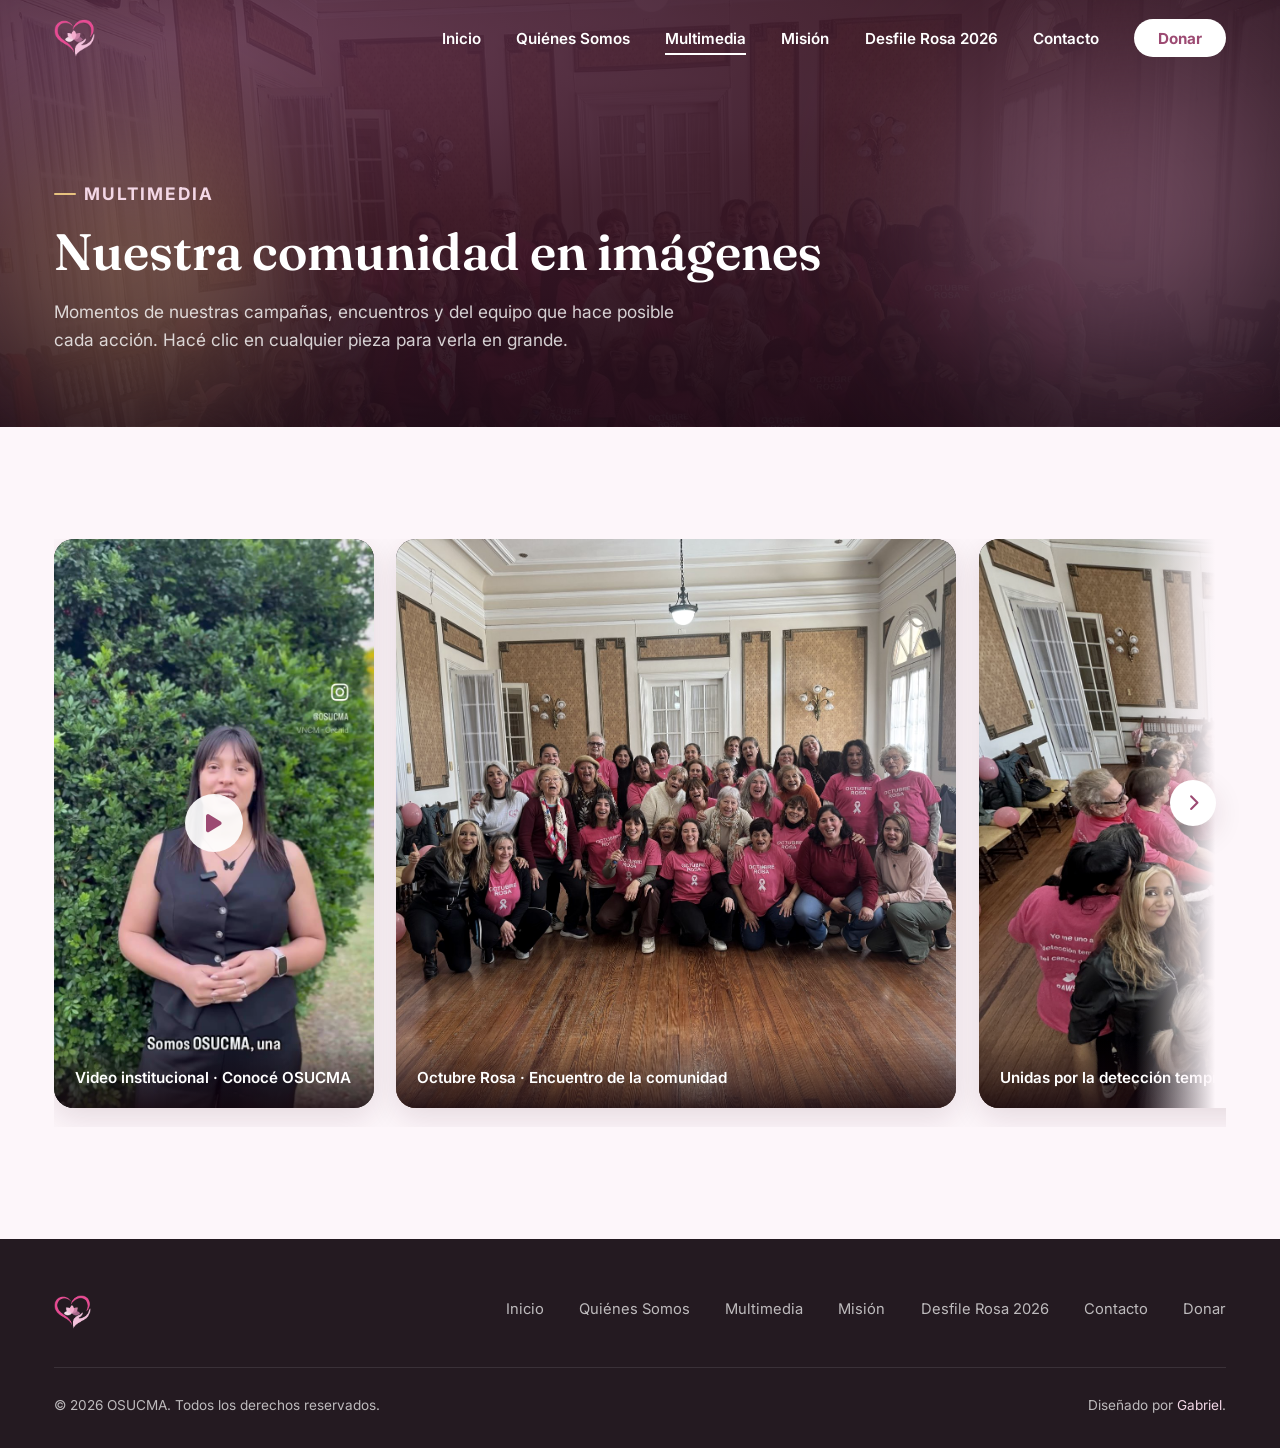
<file: multimedia.html>
<!DOCTYPE html>
<html lang="es">

<head>
    <meta charset="UTF-8">
    <meta name="viewport" content="width=device-width, initial-scale=1.0">
    <title>Multimedia — OSUCMA</title>
    <meta name="description"
        content="Fotos y videos de las campañas, encuentros y actividades de OSUCMA en Paraná, Entre Ríos.">

    <link rel="preconnect" href="https://fonts.googleapis.com">
    <link rel="preconnect" href="https://fonts.gstatic.com" crossorigin>
    <link href="https://fonts.googleapis.com/css2?family=Fraunces:ital,opsz,wght@0,9..144,400;0,9..144,600;0,9..144,700;1,9..144,500&family=Inter:wght@400;500;600;700;800&display=swap"
        rel="stylesheet">
    <link rel="stylesheet" href="https://cdnjs.cloudflare.com/ajax/libs/font-awesome/6.5.1/css/all.min.css">

    <link rel="icon" type="image/png" href="assets/img/favicon.png">
    <link rel="stylesheet" href="styles.css">
</head>

<body>

    <!-- ============ NAVBAR ============ -->
    <nav class="navbar" id="navbar">
        <div class="container nav-container">
            <a href="index.html" class="logo"><img src="assets/img/logo-icon.png" alt="OSUCMA" class="logo-img"></a>

            <div class="menu-toggle" id="menuToggle" aria-label="Abrir menú">
                <span class="bar"></span>
                <span class="bar"></span>
                <span class="bar"></span>
            </div>

            <ul class="nav-menu" id="navMenu">
                <li><a href="index.html" class="nav-link">Inicio</a></li>
                <li><a href="quienes-somos.html" class="nav-link">Quiénes Somos</a></li>
                <li><a href="multimedia.html" class="nav-link active">Multimedia</a></li>
                <li><a href="mision.html" class="nav-link">Misión</a></li>
                <li><a href="desfile-rosa-2026.html" class="nav-link">Desfile Rosa 2026</a></li>
                <li><a href="contacto.html" class="nav-link">Contacto</a></li>
                <li><a href="donar.html" class="nav-link nav-donate">Donar</a></li>
            </ul>
        </div>
    </nav>

    <!-- ============ PAGE HERO ============ -->
    <header class="page-hero ph-comunidad2">
        <div class="hero-blob b1"></div>
        <div class="hero-blob b2"></div>
        <div class="container">
            <p class="eyebrow">Multimedia</p>
            <h1>Nuestra comunidad en imágenes</h1>
            <p>Momentos de nuestras campañas, encuentros y del equipo que hace posible cada acción. Hacé clic en
                cualquier pieza para verla en grande.</p>
        </div>
    </header>

    <!-- ============ GALERÍA ============ -->
    <section class="pad gallery-section">
        <div class="container">
            <div class="gallery-scroller-wrap">
            <div class="gallery-scroller reveal" id="galleryScroller">
                <div class="gallery-item tall" data-type="video" data-src="assets/video/institucional.mp4">
                    <video src="assets/video/institucional.mp4" muted loop playsinline preload="metadata"
                        poster="assets/img/institucional-poster.jpg"></video>
                    <div class="gallery-play"><i class="fas fa-play"></i></div>
                    <div class="gallery-caption">Video institucional · Conocé OSUCMA</div>
                </div>

                <div class="gallery-item wide" data-type="image" data-src="assets/img/comunidad2.jpg">
                    <img src="assets/img/comunidad2.jpg" alt="Encuentro de Octubre Rosa con toda la comunidad OSUCMA"
                        loading="lazy">
                    <div class="gallery-caption">Octubre Rosa · Encuentro de la comunidad</div>
                </div>

                <div class="gallery-item wide" data-type="image" data-src="assets/img/comunidad1.jpg">
                    <img src="assets/img/comunidad1.jpg" alt="Mujeres unidas en un círculo por la detección temprana"
                        loading="lazy">
                    <div class="gallery-caption">Unidas por la detección temprana</div>
                </div>

                <div class="gallery-item tall" data-type="image" data-src="assets/img/equipo.jpg">
                    <img src="assets/img/equipo.jpg" alt="Equipo de OSUCMA y RAWSON Imágenes" loading="lazy">
                    <div class="gallery-caption">Nuestro equipo</div>
                </div>
            </div>
            <button class="gallery-scroll-btn" id="galleryScrollBtn" aria-label="Ver más elementos de la galería">
                <i class="fas fa-chevron-right"></i>
            </button>
            </div>
        </div>
    </section>

    <!-- ============ FOOTER ============ -->
    <footer>
        <div class="container">
            <div class="footer-grid">
                <div class="footer-brand"><img src="assets/img/logo-icon.png" alt="OSUCMA"></div>
                <ul class="footer-links">
                    <li><a href="index.html">Inicio</a></li>
                    <li><a href="quienes-somos.html">Quiénes Somos</a></li>
                    <li><a href="multimedia.html">Multimedia</a></li>
                    <li><a href="mision.html">Misión</a></li>
                    <li><a href="desfile-rosa-2026.html">Desfile Rosa 2026</a></li>
                    <li><a href="contacto.html">Contacto</a></li>
                    <li><a href="donar.html">Donar</a></li>
                </ul>
            </div>
            <div class="footer-bottom">
                <p>&copy; 2026 OSUCMA. Todos los derechos reservados.</p>
                <p>Diseñado por <a href="#">Gabriel</a>.</p>
            </div>
        </div>
    </footer>

    <!-- ============ LIGHTBOX ============ -->
    <div class="lightbox" id="lightbox">
        <button class="lightbox-close" id="lightboxClose" aria-label="Cerrar"><i class="fas fa-times"></i></button>
        <div class="lightbox-content" id="lightboxContent"></div>
    </div>

    <script src="script.js"></script>
</body>

</html>
</file>
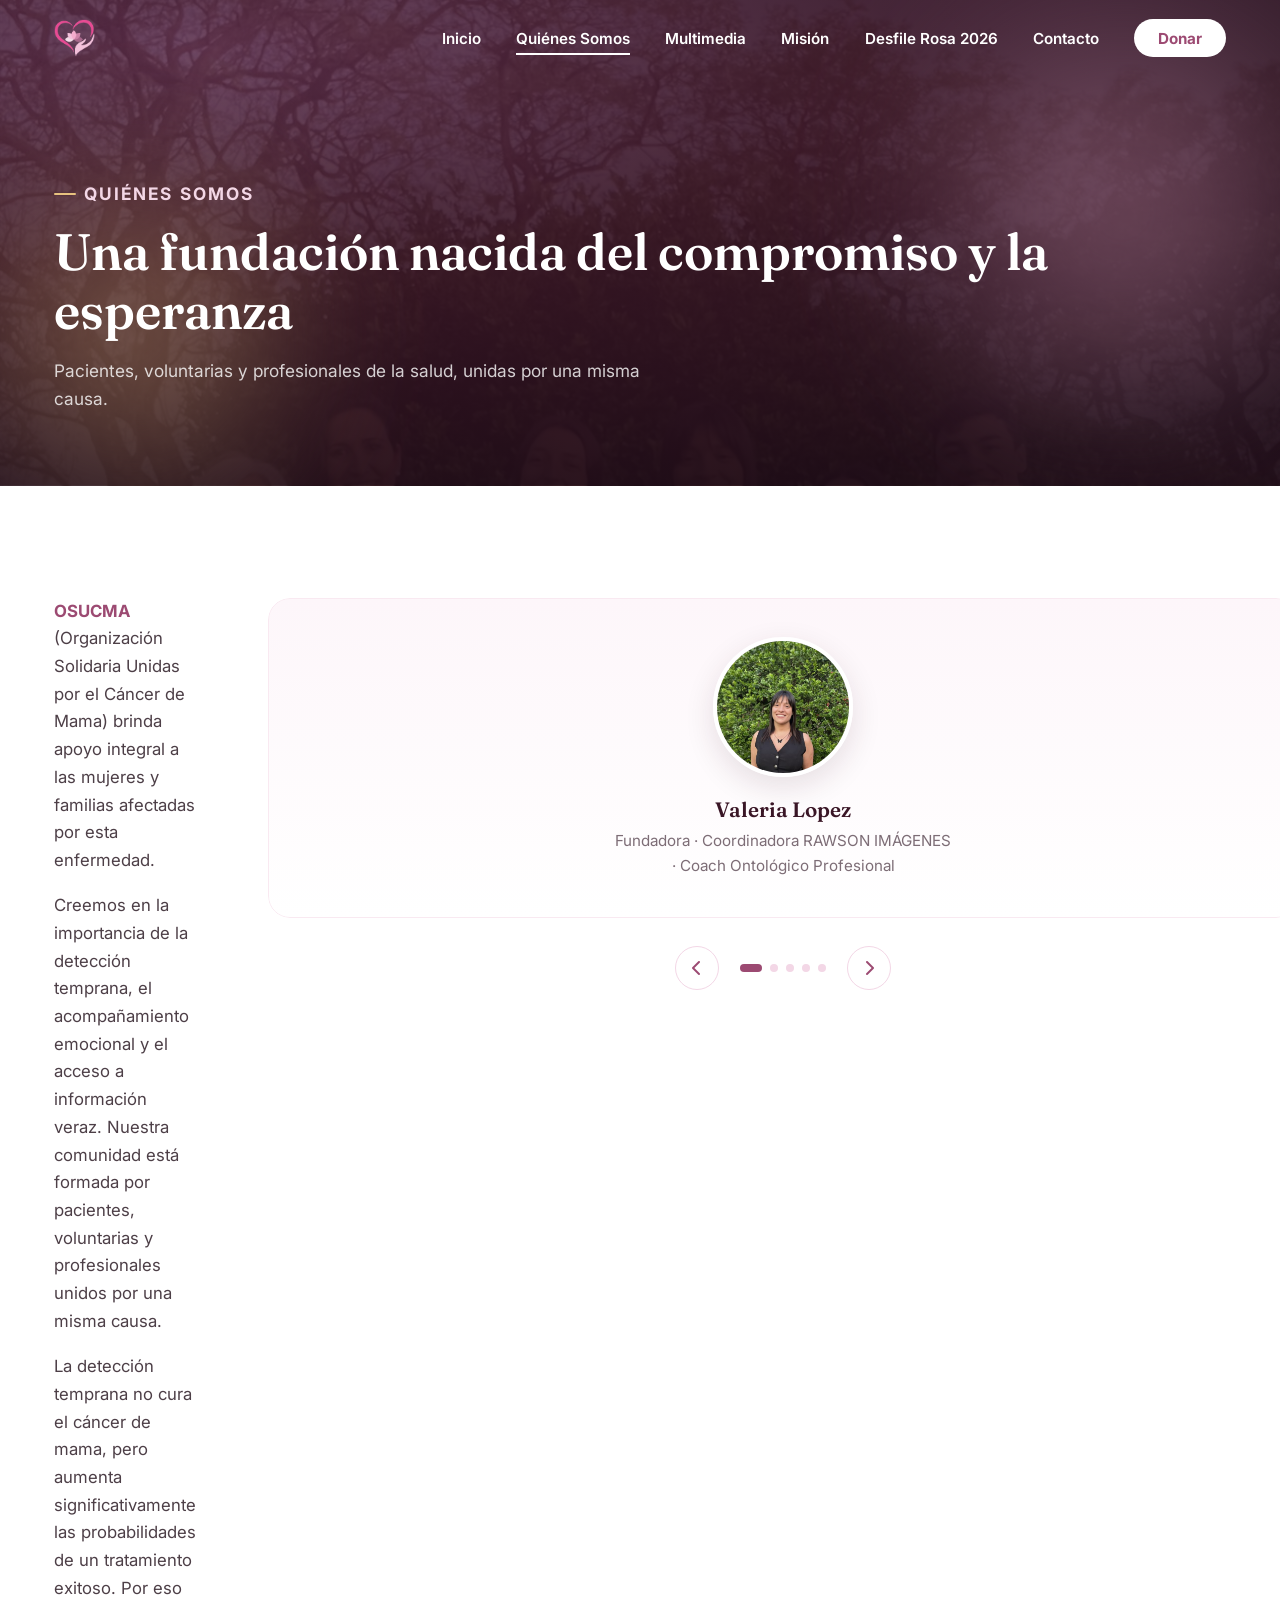
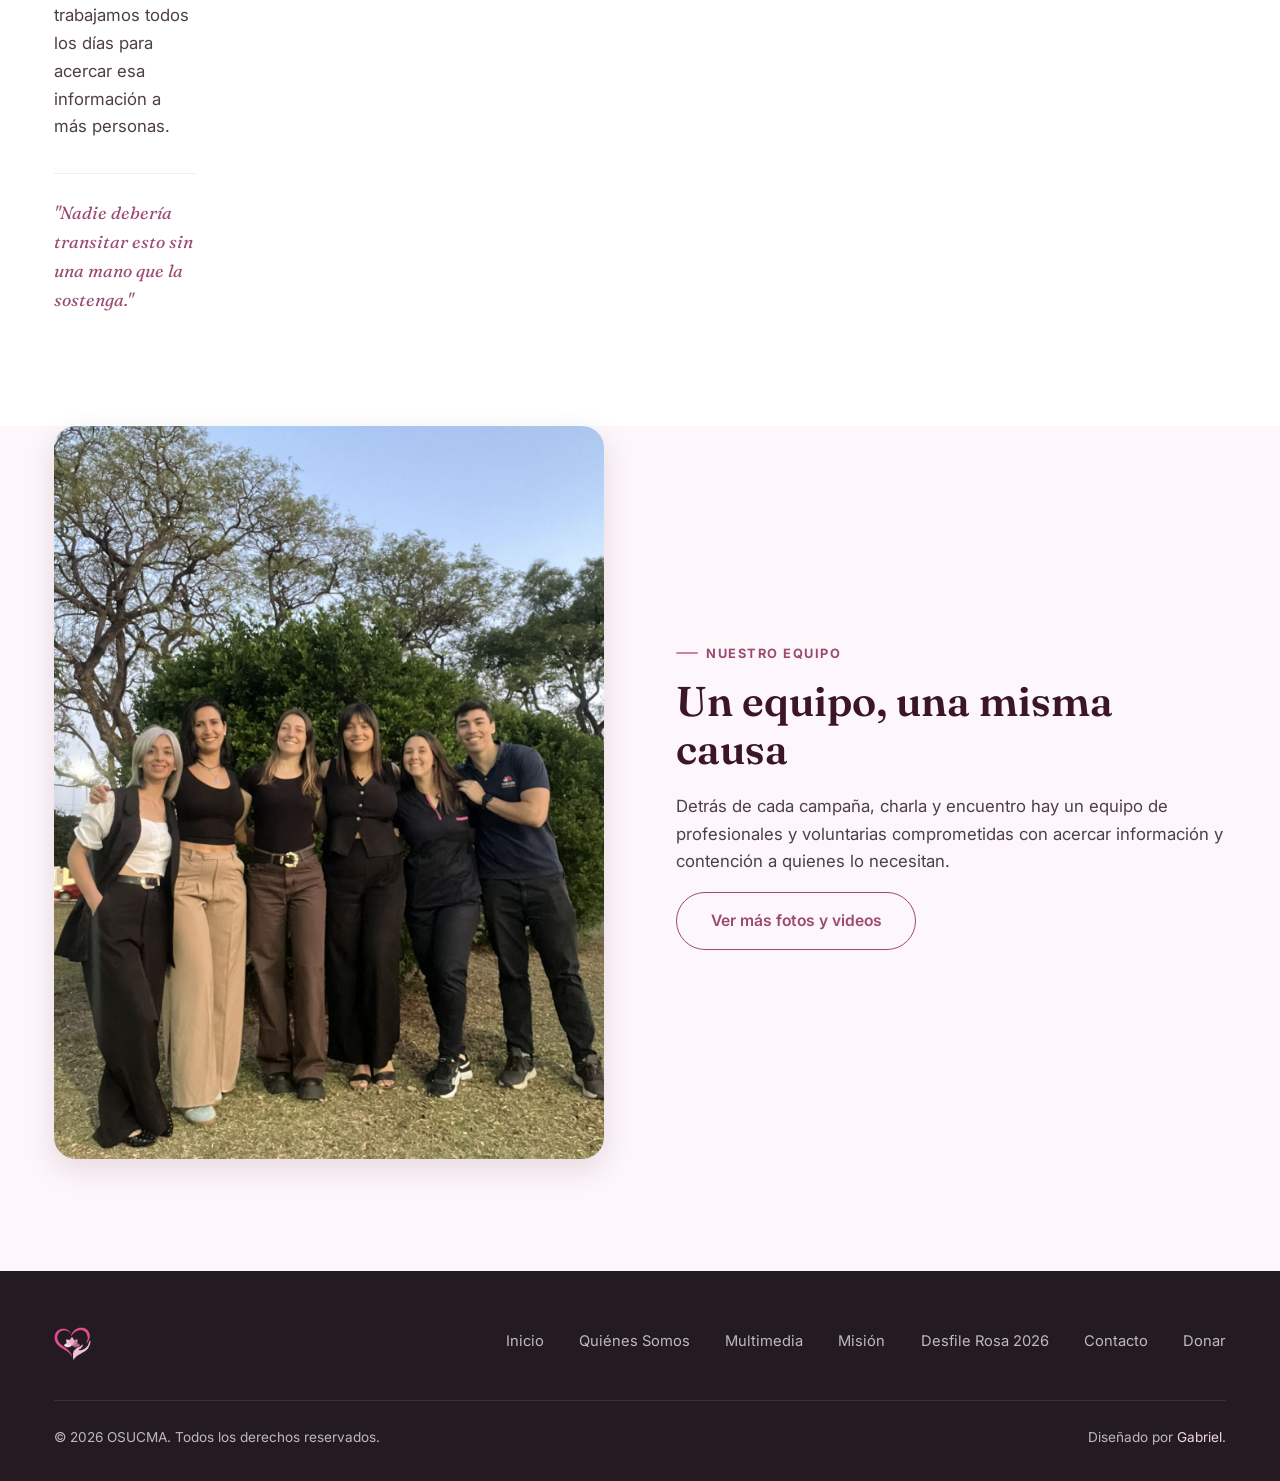
<file: quienes-somos.html>
<!DOCTYPE html>
<html lang="es">

<head>
    <meta charset="UTF-8">
    <meta name="viewport" content="width=device-width, initial-scale=1.0">
    <title>Quiénes Somos — OSUCMA</title>
    <meta name="description"
        content="Conocé a las fundadoras y profesionales de OSUCMA, la fundación que promueve la prevención y detección temprana del cáncer de mama en Paraná.">

    <link rel="preconnect" href="https://fonts.googleapis.com">
    <link rel="preconnect" href="https://fonts.gstatic.com" crossorigin>
    <link href="https://fonts.googleapis.com/css2?family=Fraunces:ital,opsz,wght@0,9..144,400;0,9..144,600;0,9..144,700;1,9..144,500&family=Inter:wght@400;500;600;700;800&display=swap"
        rel="stylesheet">
    <link rel="stylesheet" href="https://cdnjs.cloudflare.com/ajax/libs/font-awesome/6.5.1/css/all.min.css">

    <link rel="icon" type="image/png" href="assets/img/favicon.png">
    <link rel="stylesheet" href="styles.css">
</head>

<body>

    <!-- ============ NAVBAR ============ -->
    <nav class="navbar" id="navbar">
        <div class="container nav-container">
            <a href="index.html" class="logo"><img src="assets/img/logo-icon.png" alt="OSUCMA" class="logo-img"></a>

            <div class="menu-toggle" id="menuToggle" aria-label="Abrir menú">
                <span class="bar"></span>
                <span class="bar"></span>
                <span class="bar"></span>
            </div>

            <ul class="nav-menu" id="navMenu">
                <li><a href="index.html" class="nav-link">Inicio</a></li>
                <li><a href="quienes-somos.html" class="nav-link active">Quiénes Somos</a></li>
                <li><a href="multimedia.html" class="nav-link">Multimedia</a></li>
                <li><a href="mision.html" class="nav-link">Misión</a></li>
                <li><a href="desfile-rosa-2026.html" class="nav-link">Desfile Rosa 2026</a></li>
                <li><a href="contacto.html" class="nav-link">Contacto</a></li>
                <li><a href="donar.html" class="nav-link nav-donate">Donar</a></li>
            </ul>
        </div>
    </nav>

    <!-- ============ PAGE HERO ============ -->
    <header class="page-hero ph-equipo">
        <div class="hero-blob b1"></div>
        <div class="hero-blob b2"></div>
        <div class="container">
            <p class="eyebrow">Quiénes somos</p>
            <h1>Una fundación nacida del compromiso y la esperanza</h1>
            <p>Pacientes, voluntarias y profesionales de la salud, unidas por una misma causa.</p>
        </div>
    </header>

    <!-- ============ ABOUT ============ -->
    <section class="pad about">
        <div class="container">
            <div class="about-grid">
                <div class="about-text reveal">
                    <p><strong>OSUCMA</strong> (Organización Solidaria Unidas por el Cáncer de Mama) brinda apoyo
                        integral a las mujeres y familias afectadas por esta enfermedad.</p>
                    <p>Creemos en la importancia de la detección temprana, el acompañamiento emocional y el acceso a
                        información veraz. Nuestra comunidad está formada por pacientes, voluntarias y profesionales
                        unidos por una misma causa.</p>
                    <p>La detección temprana no cura el cáncer de mama, pero aumenta significativamente las
                        probabilidades de un tratamiento exitoso. Por eso trabajamos todos los días para acercar esa
                        información a más personas.</p>
                    <div class="about-signature">"Nadie debería transitar esto sin una mano que la sostenga."</div>
                </div>

                <div class="carousel reveal reveal-delay-1">
                    <div class="carousel-viewport">
                        <div class="carousel-track" id="foundersTrack">
                            <div class="carousel-slide">
                                <div class="founder-photo"><img src="assets/img/vale.jpg" alt="Valeria Lopez"
                                        loading="lazy"></div>
                                <h3>Valeria Lopez</h3>
                                <p>Fundadora · Coordinadora RAWSON IMÁGENES · Coach Ontológico Profesional</p>
                            </div>
                            <div class="carousel-slide">
                                <div class="founder-photo"><img src="assets/img/marti.jpg" alt="Martina Schaab"
                                        loading="lazy"></div>
                                <h3>Martina Schaab</h3>
                                <p>Técnica Radióloga de RAWSON IMÁGENES</p>
                            </div>
                            <div class="carousel-slide">
                                <div class="founder-photo"><img src="assets/img/flor.jpg" alt="Florencia Pecorari"
                                        loading="lazy"></div>
                                <h3>Florencia Pecorari</h3>
                                <p>Lic. en Nutrición</p>
                            </div>
                            <div class="carousel-slide">
                                <div class="founder-photo"><img src="assets/img/lore.jpg" alt="Lorena Poyanar"
                                        loading="lazy"></div>
                                <h3>Lorena Poyanar</h3>
                                <p>Oncoestética y Autoimagen</p>
                            </div>
                            <div class="carousel-slide">
                                <div class="founder-photo"><img src="assets/img/delfi.jpg" alt="Delfina Emeri"
                                        loading="lazy"></div>
                                <h3>Delfina Emeri</h3>
                                <p>Lic. en Psicología</p>
                            </div>
                        </div>
                    </div>
                    <div class="carousel-controls">
                        <button class="carousel-btn" id="prevBtn" aria-label="Anterior"><i
                                class="fas fa-chevron-left"></i></button>
                        <div class="carousel-dots" id="carouselDots"></div>
                        <button class="carousel-btn" id="nextBtn" aria-label="Siguiente"><i
                                class="fas fa-chevron-right"></i></button>
                    </div>
                </div>
            </div>
        </div>
    </section>

    <!-- ============ EQUIPO EN ACCIÓN ============ -->
    <section class="pad gallery-section" style="padding-top:0;">
        <div class="container">
            <div class="about-grid" style="align-items:center;">
                <div class="reveal" style="border-radius:22px; overflow:hidden; box-shadow:var(--shadow-md);">
                    <img src="assets/img/equipo.jpg" alt="Equipo de OSUCMA y RAWSON Imágenes" loading="lazy">
                </div>
                <div class="reveal reveal-delay-1">
                    <p class="eyebrow">Nuestro equipo</p>
                    <h2 style="font-size:clamp(1.9rem,3.6vw,2.6rem); margin-bottom:1.2rem;">Un equipo, una misma
                        causa</h2>
                    <p style="color:var(--ink-700); font-size:1.05rem; margin-bottom:1rem;">Detrás de cada campaña,
                        charla y encuentro hay un equipo de profesionales y voluntarias comprometidas con acercar
                        información y contención a quienes lo necesitan.</p>
                    <a href="multimedia.html" class="btn btn-outline-dark">Ver más fotos y videos</a>
                </div>
            </div>
        </div>
    </section>

    <!-- ============ FOOTER ============ -->
    <footer>
        <div class="container">
            <div class="footer-grid">
                <div class="footer-brand"><img src="assets/img/logo-icon.png" alt="OSUCMA"></div>
                <ul class="footer-links">
                    <li><a href="index.html">Inicio</a></li>
                    <li><a href="quienes-somos.html">Quiénes Somos</a></li>
                    <li><a href="multimedia.html">Multimedia</a></li>
                    <li><a href="mision.html">Misión</a></li>
                    <li><a href="desfile-rosa-2026.html">Desfile Rosa 2026</a></li>
                    <li><a href="contacto.html">Contacto</a></li>
                    <li><a href="donar.html">Donar</a></li>
                </ul>
            </div>
            <div class="footer-bottom">
                <p>&copy; 2026 OSUCMA. Todos los derechos reservados.</p>
                <p>Diseñado por <a href="#">Gabriel</a>.</p>
            </div>
        </div>
    </footer>

    <script src="script.js"></script>
</body>

</html>
</file>
<file: styles.css>
/* ============================================================
   OSUCMA — Design tokens
   ============================================================ */
:root {
  --rose-950: #3a1626;
  --rose-800: #6e2d4c;
  --rose-700: #9c4a72;
  --rose-600: #cd83a8;
  --rose-500: #dba0c0;
  --rose-200: #f3d7e6;
  --rose-100: #f9e9f1;
  --rose-50:  #fdf6fa;
  --gold-500: #c9922f;
  --gold-300: #e7c27f;
  --ink-900:  #241a21;
  --ink-700:  #4d3f47;
  --ink-500:  #7d6d76;
  --cream:    #fffaf8;
  --white:    #ffffff;

  --font-display: 'Fraunces', 'Georgia', serif;
  --font-body: 'Inter', 'Segoe UI', sans-serif;

  --shadow-sm: 0 2px 10px rgba(58, 13, 31, 0.08);
  --shadow-md: 0 10px 30px rgba(58, 13, 31, 0.12);
  --shadow-lg: 0 25px 60px rgba(58, 13, 31, 0.18);

  --ease: cubic-bezier(0.16, 1, 0.3, 1);
  --nav-h: 76px;
}

* { margin: 0; padding: 0; box-sizing: border-box; }

html { scroll-behavior: smooth; scroll-padding-top: var(--nav-h); }

body {
  font-family: var(--font-body);
  color: var(--ink-900);
  background: var(--cream);
  line-height: 1.65;
  overflow-x: hidden;
}

h1, h2, h3, h4 {
  font-family: var(--font-display);
  font-weight: 600;
  line-height: 1.15;
  color: var(--rose-950);
}

a { text-decoration: none; color: inherit; }
ul { list-style: none; }
img { max-width: 100%; display: block; }
button { font-family: inherit; border: none; cursor: pointer; background: none; }

.container {
  max-width: 1220px;
  margin: 0 auto;
  padding: 0 1.5rem;
}

.eyebrow {
  display: inline-flex;
  align-items: center;
  gap: 0.5rem;
  font-size: 0.8rem;
  font-weight: 700;
  letter-spacing: 0.12em;
  text-transform: uppercase;
  color: var(--rose-700);
  margin-bottom: 0.9rem;
}

.eyebrow::before {
  content: '';
  width: 22px;
  height: 2px;
  background: var(--rose-600);
  border-radius: 2px;
}

.section-head {
  max-width: 620px;
  margin-bottom: 3.5rem;
}

.section-head.center { margin-left: auto; margin-right: auto; text-align: center; }

.section-head h2 {
  font-size: clamp(2rem, 4vw, 2.9rem);
}

.section-head p {
  margin-top: 1rem;
  color: var(--ink-700);
  font-size: 1.08rem;
}

section { position: relative; }
.pad { padding: 7rem 0; }

/* ============================================================
   Buttons
   ============================================================ */
.btn {
  display: inline-flex;
  align-items: center;
  justify-content: center;
  gap: 0.55rem;
  padding: 0.95rem 2.1rem;
  border-radius: 100px;
  font-weight: 600;
  font-size: 0.98rem;
  transition: transform 0.35s var(--ease), box-shadow 0.35s var(--ease), background 0.35s var(--ease), color 0.35s var(--ease);
  white-space: nowrap;
}

.btn-primary {
  background: linear-gradient(135deg, var(--rose-600), var(--rose-700));
  color: var(--white);
  box-shadow: 0 10px 25px rgba(168, 25, 75, 0.35);
}
.btn-primary:hover { transform: translateY(-3px); box-shadow: 0 16px 32px rgba(168, 25, 75, 0.42); }

.btn-outline {
  border: 1.5px solid rgba(255, 255, 255, 0.75);
  color: var(--white);
  backdrop-filter: blur(6px);
}
.btn-outline:hover { background: var(--white); color: var(--rose-700); }

.btn-outline-dark {
  border: 1.5px solid var(--rose-700);
  color: var(--rose-700);
}
.btn-outline-dark:hover { background: var(--rose-700); color: var(--white); }

.btn-gold {
  background: linear-gradient(135deg, var(--gold-300), var(--gold-500));
  color: var(--rose-950);
  box-shadow: 0 10px 25px rgba(201, 146, 47, 0.35);
}
.btn-gold:hover { transform: translateY(-3px); box-shadow: 0 16px 32px rgba(201, 146, 47, 0.45); }

.btn-lg { padding: 1.15rem 2.6rem; font-size: 1.05rem; }

/* ============================================================
   Navbar
   ============================================================ */
.navbar {
  position: fixed;
  top: 0; left: 0; right: 0;
  z-index: 1000;
  height: var(--nav-h);
  display: flex;
  align-items: center;
  transition: background 0.4s var(--ease), box-shadow 0.4s var(--ease), height 0.4s var(--ease);
}

.nav-container {
  width: 100%;
  display: flex;
  align-items: center;
  justify-content: space-between;
}

.logo {
  display: flex;
  align-items: center;
  gap: 0.6rem;
  font-family: var(--font-display);
  font-size: 1.5rem;
  font-weight: 700;
  color: var(--white);
  transition: color 0.4s var(--ease);
}

.logo svg { width: 30px; height: 30px; flex-shrink: 0; }
.logo-img { height: 38px; width: auto; display: block; }

.nav-menu {
  display: flex;
  align-items: center;
  gap: 2.2rem;
}

.nav-link {
  font-weight: 600;
  font-size: 0.95rem;
  color: var(--white);
  position: relative;
  padding: 0.3rem 0;
  transition: color 0.4s var(--ease);
}

.nav-link::after {
  content: '';
  position: absolute;
  left: 0; bottom: -2px;
  width: 0;
  height: 2px;
  background: currentColor;
  transition: width 0.3s var(--ease);
}

.nav-link:hover::after { width: 100%; }
.nav-link.active::after { width: 100%; }

.nav-donate {
  background: var(--white);
  color: var(--rose-700) !important;
  padding: 0.6rem 1.5rem;
  border-radius: 100px;
  font-weight: 700;
}
.nav-donate:hover { background: var(--rose-100); }

.menu-toggle {
  display: none;
  flex-direction: column;
  gap: 5px;
  cursor: pointer;
  z-index: 1100;
}
.menu-toggle .bar {
  width: 24px; height: 2px;
  background: var(--white);
  border-radius: 2px;
  transition: 0.3s var(--ease);
}

/* Scrolled state */
.navbar.scrolled {
  background: rgba(255, 250, 246, 0.85);
  backdrop-filter: blur(14px);
  box-shadow: var(--shadow-sm);
  height: 68px;
}
.navbar.scrolled .logo,
.navbar.scrolled .nav-link { color: var(--ink-900); }
.navbar.scrolled .nav-donate { background: var(--rose-700); color: var(--white) !important; }
.navbar.scrolled .nav-donate:hover { background: var(--rose-800); }
.navbar.scrolled .menu-toggle .bar { background: var(--ink-900); }

/* When menu forced open on mobile, keep dark text regardless of scroll */
body.menu-open .navbar { background: var(--cream); }
body.menu-open .navbar .logo,
body.menu-open .navbar .nav-link { color: var(--ink-900); }
body.menu-open .navbar .menu-toggle .bar { background: var(--ink-900); }

/* ============================================================
   Hero
   ============================================================ */
.hero {
  position: relative;
  min-height: 100vh;
  display: flex;
  align-items: center;
  overflow: hidden;
  background: radial-gradient(120% 100% at 15% 10%, #5c1330 0%, var(--rose-950) 45%, #1c0712 100%);
  isolation: isolate;
}

.hero-blob {
  position: absolute;
  border-radius: 50%;
  filter: blur(70px);
  opacity: 0.55;
  z-index: -1;
  animation: float 18s ease-in-out infinite;
}
.hero-blob.b1 { width: 520px; height: 520px; background: radial-gradient(circle, var(--rose-500), transparent 70%); top: -10%; right: -8%; }
.hero-blob.b2 { width: 420px; height: 420px; background: radial-gradient(circle, var(--gold-300), transparent 70%); bottom: -12%; left: -6%; opacity: 0.35; animation-delay: -6s; }
.hero-blob.b3 { width: 340px; height: 340px; background: radial-gradient(circle, var(--rose-200), transparent 70%); top: 40%; left: 30%; opacity: 0.18; animation-delay: -11s; }

@keyframes float {
  0%, 100% { transform: translate(0, 0) scale(1); }
  50% { transform: translate(-30px, 40px) scale(1.08); }
}

.hero-content {
  max-width: 720px;
  padding-top: var(--nav-h);
  color: var(--white);
}

.hero-content .eyebrow { color: var(--rose-200); }
.hero-content .eyebrow::before { background: var(--gold-300); }

.hero-content h1 {
  font-size: clamp(2.6rem, 5.6vw, 4.4rem);
  color: var(--white);
  letter-spacing: -0.01em;
}

.hero-content h1 em {
  font-style: italic;
  background: linear-gradient(100deg, var(--gold-300), var(--rose-200));
  -webkit-background-clip: text;
  background-clip: text;
  color: transparent;
}

.hero-content p {
  margin-top: 1.4rem;
  font-size: 1.2rem;
  color: rgba(255, 255, 255, 0.82);
  max-width: 560px;
}

.hero-btns {
  margin-top: 2.5rem;
  display: flex;
  gap: 1rem;
  flex-wrap: wrap;
}

.hero-scroll {
  position: absolute;
  bottom: 2.4rem;
  left: 50%;
  transform: translateX(-50%);
  display: flex;
  flex-direction: column;
  align-items: center;
  gap: 0.5rem;
  color: rgba(255, 255, 255, 0.6);
  font-size: 0.75rem;
  letter-spacing: 0.1em;
  text-transform: uppercase;
}

.hero-scroll .line {
  width: 1px;
  height: 34px;
  background: rgba(255, 255, 255, 0.4);
  overflow: hidden;
  position: relative;
}
.hero-scroll .line::after {
  content: '';
  position: absolute;
  top: -100%; left: 0;
  width: 100%; height: 100%;
  background: var(--gold-300);
  animation: scrollLine 2s ease-in-out infinite;
}
@keyframes scrollLine {
  0% { top: -100%; }
  60% { top: 100%; }
  100% { top: 100%; }
}

/* ============================================================
   Page hero (interior pages)
   ============================================================ */
.page-hero {
  position: relative;
  padding: calc(var(--nav-h) + 5.5rem) 0 4.5rem;
  overflow: hidden;
  background: radial-gradient(120% 100% at 15% 10%, #5c2d4a 0%, var(--rose-950) 45%, #1e0c17 100%);
  color: var(--white);
  isolation: isolate;
}
.page-hero .hero-blob { position: absolute; border-radius: 50%; filter: blur(70px); opacity: 0.45; z-index: -1; animation: float 18s ease-in-out infinite; }
.page-hero .eyebrow { color: var(--rose-200); }
.page-hero .eyebrow::before { background: var(--gold-300); }
.page-hero h1 { color: var(--white); font-size: clamp(2.1rem, 4.4vw, 3.2rem); }
.page-hero p { margin-top: 1rem; color: rgba(255,255,255,0.8); font-size: 1.08rem; max-width: 620px; }

/* Per-page photographic identity: a real photo washed under the same dark
   gradient, so each interior page keeps its own visual memory instead of
   repeating one identical block seven times. */
.page-hero.ph-equipo    { background-image: radial-gradient(120% 100% at 15% 10%, rgba(92,45,74,0.87) 0%, rgba(58,22,38,0.92) 45%, rgba(30,12,23,0.96) 100%), url('assets/img/equipo.jpg'); background-size: cover; background-position: center 20%; }
.page-hero.ph-comunidad1 { background-image: radial-gradient(120% 100% at 15% 10%, rgba(92,45,74,0.87) 0%, rgba(58,22,38,0.92) 45%, rgba(30,12,23,0.96) 100%), url('assets/img/comunidad1.jpg'); background-size: cover; background-position: center 30%; }
.page-hero.ph-comunidad2 { background-image: radial-gradient(120% 100% at 15% 10%, rgba(92,45,74,0.87) 0%, rgba(58,22,38,0.92) 45%, rgba(30,12,23,0.96) 100%), url('assets/img/comunidad2.jpg'); background-size: cover; background-position: center 25%; }

/* Desfile Rosa: the event's own tree illustration, tucked into the hero */
.page-hero.ph-desfile { overflow: visible; }
.page-hero .desfile-tree-mark {
  position: absolute;
  right: -40px;
  bottom: -60px;
  width: min(30vw, 340px);
  opacity: 0.5;
  z-index: -1;
  filter: drop-shadow(0 20px 40px rgba(0,0,0,0.35));
}
@media (max-width: 768px) {
  .page-hero .desfile-tree-mark { width: 180px; right: -30px; bottom: -30px; opacity: 0.35; }
}

/* Reveal animation, used across sections */
.reveal {
  opacity: 0;
  transform: translateY(28px);
  transition: opacity 0.8s var(--ease), transform 0.8s var(--ease);
}
.reveal.visible { opacity: 1; transform: translateY(0); }
.reveal-delay-1.visible { transition-delay: 0.1s; }
.reveal-delay-2.visible { transition-delay: 0.2s; }
.reveal-delay-3.visible { transition-delay: 0.3s; }

/* ============================================================
   Marquee strip
   ============================================================ */
.marquee {
  background: var(--rose-950);
  color: var(--rose-100);
  overflow: hidden;
  padding: 0.9rem 0;
  white-space: nowrap;
}
.marquee-track {
  display: inline-flex;
  gap: 3rem;
  animation: marquee 32s linear infinite;
}
.marquee-track span {
  font-family: var(--font-display);
  font-style: italic;
  font-size: 1.05rem;
  display: inline-flex;
  align-items: center;
  gap: 3rem;
  color: var(--rose-100);
  opacity: 0.9;
}
.marquee-track span::after { content: '✦'; color: var(--gold-300); margin-left: 3rem; }

@keyframes marquee {
  from { transform: translateX(0); }
  to { transform: translateX(-50%); }
}

/* ============================================================
   About / Quiénes somos
   ============================================================ */
.about { background: var(--white); }

.about-grid {
  display: grid;
  grid-template-columns: 1fr 1fr;
  gap: 4.5rem;
  align-items: start;
}

.about-text p { color: var(--ink-700); margin-bottom: 1.1rem; font-size: 1.05rem; }
.about-text p strong { color: var(--rose-700); }

.about-signature {
  margin-top: 2rem;
  padding-top: 1.5rem;
  border-top: 1px solid var(--rose-100);
  font-family: var(--font-display);
  font-style: italic;
  color: var(--rose-700);
  font-size: 1.1rem;
}

/* Team carousel */
.carousel {
  position: relative;
}
.carousel-viewport {
  overflow: hidden;
  border-radius: 22px;
}
.carousel-track {
  display: flex;
  transition: transform 0.6s var(--ease);
}
.carousel-slide {
  min-width: 100%;
  flex-shrink: 0;
  background: linear-gradient(180deg, var(--rose-50), var(--white));
  border: 1px solid var(--rose-100);
  border-radius: 22px;
  padding: 2.4rem 2rem;
  text-align: center;
}
.founder-photo {
  width: 140px;
  height: 140px;
  border-radius: 50%;
  margin: 0 auto 1.3rem;
  overflow: hidden;
  border: 4px solid var(--white);
  box-shadow: var(--shadow-md);
}
.founder-photo img { width: 100%; height: 100%; object-fit: cover; object-position: center top; }
.carousel-slide h3 { font-size: 1.3rem; margin-bottom: 0.4rem; }
.carousel-slide p { color: var(--ink-500); font-size: 0.95rem; max-width: 340px; margin: 0 auto; }

.carousel-controls {
  display: flex;
  align-items: center;
  justify-content: center;
  gap: 1.3rem;
  margin-top: 1.8rem;
}
.carousel-btn {
  width: 44px; height: 44px;
  border-radius: 50%;
  border: 1.5px solid var(--rose-200);
  color: var(--rose-700);
  display: flex; align-items: center; justify-content: center;
  transition: 0.3s var(--ease);
  font-size: 1rem;
}
.carousel-btn:hover { background: var(--rose-700); border-color: var(--rose-700); color: var(--white); }

.carousel-dots { display: flex; gap: 0.5rem; }
.carousel-dots button {
  width: 8px; height: 8px; border-radius: 50%;
  background: var(--rose-200);
  transition: 0.3s var(--ease);
}
.carousel-dots button.active { width: 22px; border-radius: 4px; background: var(--rose-700); }

/* ============================================================
   Full-bleed statement — a signature moment that breaks the
   eyebrow+card rhythm used everywhere else on the site
   ============================================================ */
.statement {
  position: relative;
  padding: 8rem 0;
  background: linear-gradient(rgba(20,6,14,0.82), rgba(20,6,14,0.88)), url('assets/img/comunidad2.jpg');
  background-size: cover;
  background-position: center 20%;
  background-attachment: fixed;
  color: var(--white);
  text-align: center;
  overflow: hidden;
}
.statement blockquote {
  position: relative;
  max-width: 780px;
  margin: 0 auto;
  font-family: var(--font-display);
  font-style: italic;
  font-weight: 500;
  font-size: clamp(1.7rem, 3.4vw, 2.6rem);
  line-height: 1.35;
  color: var(--white);
}
.statement blockquote::before {
  content: '\201C';
  display: block;
  font-size: 5rem;
  line-height: 1;
  color: var(--gold-300);
  opacity: 0.7;
  margin-bottom: 0.5rem;
  font-style: normal;
}
.statement cite {
  display: block;
  margin-top: 1.8rem;
  font-family: var(--font-body);
  font-style: normal;
  font-weight: 700;
  font-size: 0.85rem;
  letter-spacing: 0.1em;
  text-transform: uppercase;
  color: var(--gold-300);
}
@media (max-width: 768px) {
  .statement { background-attachment: scroll; padding: 6rem 0; }
}

/* ============================================================
   Multimedia gallery
   ============================================================ */
.gallery-section { background: var(--rose-50); }

.gallery-scroller {
  display: flex;
  gap: 1.4rem;
  overflow-x: auto;
  padding-bottom: 1.2rem;
  scroll-snap-type: x proximity;
  scrollbar-width: thin;
  scrollbar-color: var(--rose-300, var(--rose-500)) transparent;
}
.gallery-scroller::-webkit-scrollbar { height: 8px; }
.gallery-scroller::-webkit-scrollbar-thumb { background: var(--rose-200); border-radius: 8px; }

.gallery-item {
  position: relative;
  flex: 0 0 auto;
  scroll-snap-align: start;
  border-radius: 20px;
  overflow: hidden;
  box-shadow: var(--shadow-md);
  cursor: pointer;
  background: var(--ink-900);
}
.gallery-item.wide { width: min(70vw, 560px); aspect-ratio: 4/3; }
.gallery-item.tall { width: min(48vw, 320px); aspect-ratio: 9/16; }

.gallery-item img, .gallery-item video {
  width: 100%; height: 100%;
  object-fit: cover;
  filter: saturate(0.88) contrast(1.02);
  transition: transform 0.6s var(--ease), filter 0.6s var(--ease);
}
.gallery-item:hover img,
.gallery-item:hover video { transform: scale(1.06); filter: saturate(1.15) contrast(1.05); }

/* Scroll affordance: fade + arrow so a desktop mouse user notices there is
   more to see sideways, not just touch/swipe users */
.gallery-scroller-wrap { position: relative; }
.gallery-scroller-wrap::after {
  content: '';
  position: absolute;
  top: 0; right: 0; bottom: 1.2rem;
  width: 90px;
  background: linear-gradient(90deg, transparent, var(--rose-50) 88%);
  pointer-events: none;
}
.gallery-scroll-btn {
  position: absolute;
  top: 45%; right: 0.6rem;
  transform: translateY(-50%);
  width: 46px; height: 46px;
  border-radius: 50%;
  background: var(--white);
  color: var(--rose-700);
  box-shadow: var(--shadow-md);
  display: flex; align-items: center; justify-content: center;
  font-size: 1.05rem;
  z-index: 2;
  transition: 0.3s var(--ease);
}
.gallery-scroll-btn:hover { background: var(--rose-700); color: var(--white); }
@media (max-width: 768px) { .gallery-scroll-btn { display: none; } }

.gallery-caption {
  position: absolute;
  left: 0; right: 0; bottom: 0;
  padding: 1.6rem 1.3rem 1.1rem;
  background: linear-gradient(0deg, rgba(20, 5, 12, 0.82), transparent);
  color: var(--white);
  font-size: 0.95rem;
  font-weight: 600;
  pointer-events: none;
}

.gallery-play {
  position: absolute;
  top: 50%; left: 50%;
  transform: translate(-50%, -50%);
  width: 58px; height: 58px;
  border-radius: 50%;
  background: rgba(255, 255, 255, 0.92);
  color: var(--rose-700);
  display: flex; align-items: center; justify-content: center;
  font-size: 1.3rem;
  pointer-events: none;
  transition: 0.3s var(--ease);
}
.gallery-item:hover .gallery-play { transform: translate(-50%, -50%) scale(1.1); }

/* Lightbox */
.lightbox {
  position: fixed;
  inset: 0;
  z-index: 2000;
  background: rgba(20, 5, 12, 0.92);
  display: flex;
  align-items: center;
  justify-content: center;
  opacity: 0;
  visibility: hidden;
  transition: opacity 0.35s var(--ease);
  padding: 2rem;
}
.lightbox.active { opacity: 1; visibility: visible; }
.lightbox-content { max-width: min(90vw, 720px); max-height: 86vh; }
.lightbox-content img, .lightbox-content video {
  max-width: 100%; max-height: 86vh;
  border-radius: 14px;
  box-shadow: var(--shadow-lg);
  margin: 0 auto;
}
.lightbox-close {
  position: absolute;
  top: 1.8rem; right: 2rem;
  color: var(--white);
  font-size: 1.8rem;
  width: 48px; height: 48px;
  border-radius: 50%;
  display: flex; align-items: center; justify-content: center;
  border: 1.5px solid rgba(255, 255, 255, 0.3);
  transition: 0.3s var(--ease);
}
.lightbox-close:hover { background: rgba(255, 255, 255, 0.15); }

/* ============================================================
   Mission cards
   ============================================================ */
.mission { background: var(--white); }

.cards-grid {
  display: grid;
  grid-template-columns: repeat(3, 1fr);
  gap: 2rem;
}

.card {
  background: var(--rose-50);
  border: 1px solid var(--rose-100);
  border-radius: 20px;
  padding: 2.6rem 2rem;
  transition: transform 0.4s var(--ease), box-shadow 0.4s var(--ease), background 0.4s var(--ease);
}
.card:hover {
  transform: translateY(-8px);
  box-shadow: var(--shadow-md);
  background: var(--white);
}
.card .icon-box {
  width: 62px; height: 62px;
  border-radius: 16px;
  background: linear-gradient(135deg, var(--rose-600), var(--rose-700));
  color: var(--white);
  display: flex; align-items: center; justify-content: center;
  font-size: 1.5rem;
  margin-bottom: 1.6rem;
  box-shadow: 0 10px 20px rgba(168, 25, 75, 0.25);
}
.card h3 { font-size: 1.3rem; margin-bottom: 0.7rem; }
.card p { color: var(--ink-700); font-size: 0.98rem; }

/* ============================================================
   Home teaser cards (link out to dedicated pages)
   ============================================================ */
.teaser-grid {
  display: grid;
  grid-template-columns: repeat(3, 1fr);
  gap: 1.8rem;
}
.teaser-card {
  display: flex;
  flex-direction: column;
  border-radius: 20px;
  overflow: hidden;
  background: var(--white);
  border: 1px solid var(--rose-100);
  box-shadow: var(--shadow-sm);
  transition: transform 0.4s var(--ease), box-shadow 0.4s var(--ease);
}
.teaser-card:hover { transform: translateY(-8px); box-shadow: var(--shadow-md); }
.teaser-card .teaser-img { height: 190px; overflow: hidden; }
.teaser-card .teaser-img img { width: 100%; height: 100%; object-fit: cover; filter: saturate(0.85) contrast(1.02); transition: transform 0.6s var(--ease), filter 0.6s var(--ease); }
.teaser-card:hover .teaser-img img { transform: scale(1.08); filter: saturate(1.15) contrast(1.05); }
.teaser-card .teaser-body { padding: 1.6rem 1.5rem 1.8rem; flex: 1; display: flex; flex-direction: column; }
.teaser-card h3 { font-size: 1.2rem; margin-bottom: 0.5rem; }
.teaser-card p { color: var(--ink-700); font-size: 0.95rem; flex: 1; }
.teaser-card .teaser-link { margin-top: 1.1rem; font-weight: 700; font-size: 0.9rem; color: var(--rose-700); display: inline-flex; align-items: center; gap: 0.4rem; }
.teaser-card:hover .teaser-link { color: var(--rose-800); }

/* Home audiovisual highlight */
.home-video {
  display: grid;
  grid-template-columns: 0.9fr 1.1fr;
  gap: 3rem;
  align-items: center;
}
.home-video-frame {
  position: relative;
  border-radius: 22px;
  overflow: hidden;
  box-shadow: var(--shadow-lg);
  aspect-ratio: 9/16;
  max-width: 320px;
  cursor: pointer;
  background: var(--ink-900);
}
.home-video-frame video, .home-video-frame img { width: 100%; height: 100%; object-fit: cover; }

/* Event banner (Desfile Rosa teaser on home) */
.event-banner {
  background: linear-gradient(120deg, var(--rose-700), var(--rose-800));
  border-radius: 24px;
  padding: 3rem 2.6rem;
  display: flex;
  align-items: center;
  justify-content: space-between;
  gap: 2rem;
  flex-wrap: wrap;
  color: var(--white);
  box-shadow: var(--shadow-md);
}
.event-banner h3 { color: var(--white); font-size: 1.7rem; margin-bottom: 0.5rem; }
.event-banner p { color: rgba(255,255,255,0.85); }
.event-banner .btn-gold { flex-shrink: 0; }

/* ============================================================
   Desfile Rosa — event page
   ============================================================ */
.event-details-grid {
  display: grid;
  grid-template-columns: repeat(3, 1fr);
  gap: 1.6rem;
  margin-bottom: 3rem;
}
.event-detail-card {
  background: var(--rose-50);
  border: 1px solid var(--rose-100);
  border-radius: 18px;
  padding: 1.8rem 1.6rem;
}
.event-detail-card .ic {
  width: 46px; height: 46px;
  border-radius: 13px;
  background: linear-gradient(135deg, var(--rose-600), var(--rose-700));
  color: var(--white);
  display: flex; align-items: center; justify-content: center;
  margin-bottom: 1rem;
  font-size: 1.15rem;
}
.event-detail-card h4 { font-size: 1.05rem; margin-bottom: 0.4rem; }
.event-detail-card p { color: var(--ink-700); font-size: 0.95rem; }

.event-ticket-box {
  background: linear-gradient(135deg, var(--rose-950), #2a0f20);
  border-radius: 24px;
  padding: 2.8rem 2.4rem;
  color: var(--white);
  text-align: center;
}
.event-ticket-box h3 { color: var(--white); font-size: 1.6rem; margin-bottom: 0.7rem; }
.event-ticket-box p { color: rgba(255,255,255,0.75); margin-bottom: 1.8rem; }

.placeholder-note {
  display: inline-flex;
  align-items: center;
  gap: 0.5rem;
  margin-top: 1rem;
  padding: 0.6rem 1rem;
  border-radius: 10px;
  background: rgba(255, 193, 7, 0.12);
  border: 1px dashed rgba(255, 193, 7, 0.5);
  color: #9a6b00;
  font-size: 0.82rem;
  font-weight: 600;
}

/* ============================================================
   Donate section
   ============================================================ */
.donate {
  background: linear-gradient(160deg, var(--rose-950) 0%, #2a0a1a 60%, #150610 100%);
  color: var(--white);
  overflow: hidden;
  position: relative;
}
.donate::before {
  content: '';
  position: absolute;
  width: 600px; height: 600px;
  border-radius: 50%;
  background: radial-gradient(circle, var(--gold-300), transparent 70%);
  opacity: 0.15;
  top: -20%; right: -10%;
}

.donate-grid {
  position: relative;
  display: grid;
  grid-template-columns: 1.1fr 0.9fr;
  gap: 3.5rem;
  align-items: center;
}

.donate h1, .donate h2 { color: var(--white); font-size: clamp(2rem, 4vw, 2.9rem); }
.donate .eyebrow { color: var(--gold-300); }
.donate .eyebrow::before { background: var(--gold-300); }
.donate-text p { color: rgba(255, 255, 255, 0.78); font-size: 1.08rem; margin-top: 1.2rem; }

.donate-list { margin-top: 1.8rem; display: grid; gap: 0.9rem; }
.donate-list li {
  display: flex; align-items: center; gap: 0.8rem;
  color: rgba(255, 255, 255, 0.88);
  font-size: 0.98rem;
}
.donate-list li i { color: var(--gold-300); }

.donate-avatars {
  margin-top: 2.2rem;
  display: flex;
  align-items: center;
  gap: 1rem;
}
.donate-avatars-photos { display: flex; }
.donate-avatars-photos img {
  width: 46px; height: 46px;
  border-radius: 50%;
  object-fit: cover;
  border: 3px solid var(--rose-950);
  margin-left: -14px;
  box-shadow: 0 4px 10px rgba(0,0,0,0.25);
}
.donate-avatars-photos img:first-child { margin-left: 0; }
.donate-avatars p { margin-top: 0; color: rgba(255,255,255,0.68); font-size: 0.9rem; font-style: italic; }

.donate-card {
  background: rgba(255, 255, 255, 0.06);
  border: 1px solid rgba(255, 255, 255, 0.14);
  backdrop-filter: blur(10px);
  border-radius: 24px;
  padding: 2.6rem 2.2rem;
  text-align: center;
}
.donate-card .ribbon-icon { width: 52px; height: 52px; margin: 0 auto 1.2rem; }
.donate-card h3 { color: var(--white); font-size: 1.4rem; margin-bottom: 0.6rem; }
.donate-card p { color: rgba(255, 255, 255, 0.68); font-size: 0.92rem; margin-bottom: 1.8rem; }

.donate-card .btn { width: 100%; }

.donate-alias {
  margin-top: 1.6rem;
  padding: 0.9rem 1.1rem;
  background: rgba(255, 255, 255, 0.07);
  border: 1px dashed rgba(255, 255, 255, 0.25);
  border-radius: 12px;
  font-size: 0.88rem;
  color: rgba(255, 255, 255, 0.75);
}
.donate-alias strong {
  display: block;
  font-family: var(--font-display);
  font-size: 1.15rem;
  color: var(--gold-300);
  letter-spacing: 0.02em;
  margin-top: 0.25rem;
}
.copy-btn {
  margin-top: 0.7rem;
  font-size: 0.78rem;
  font-weight: 700;
  letter-spacing: 0.05em;
  text-transform: uppercase;
  color: var(--gold-300);
  display: inline-flex;
  align-items: center;
  gap: 0.35rem;
}
.copy-btn:hover { color: var(--white); }

/* ============================================================
   Contact
   ============================================================ */
.contact { background: var(--rose-50); }

.contact-grid {
  display: grid;
  grid-template-columns: 0.85fr 1.15fr;
  gap: 3rem;
  align-items: stretch;
}

.contact-info {
  background: var(--white);
  border-radius: 22px;
  padding: 2.6rem 2.2rem;
  box-shadow: var(--shadow-sm);
}
.contact-info h3 { font-size: 1.4rem; margin-bottom: 1.6rem; }
.contact-row {
  display: flex; align-items: flex-start; gap: 1rem;
  margin-bottom: 1.4rem;
  color: var(--ink-700);
  font-size: 0.98rem;
}
.contact-row .ic {
  width: 40px; height: 40px; flex-shrink: 0;
  border-radius: 12px;
  background: var(--rose-100);
  color: var(--rose-700);
  display: flex; align-items: center; justify-content: center;
}

.contact-map {
  margin-top: 1.6rem;
  border-radius: 16px;
  overflow: hidden;
  height: 190px;
  border: 1px solid var(--rose-100);
}
.contact-map iframe { width: 100%; height: 100%; border: 0; filter: grayscale(0.15) saturate(1.1); }

.social-row { display: flex; gap: 0.8rem; margin-top: 1.8rem; }
.social-row a {
  width: 42px; height: 42px;
  border-radius: 50%;
  background: var(--rose-100);
  color: var(--rose-700);
  display: flex; align-items: center; justify-content: center;
  transition: 0.3s var(--ease);
}
.social-row a:hover { background: var(--rose-700); color: var(--white); transform: translateY(-3px); }

.contact-form {
  background: var(--white);
  border-radius: 22px;
  padding: 2.6rem 2.2rem;
  box-shadow: var(--shadow-sm);
  display: flex;
  flex-direction: column;
}
.contact-form h3 { font-size: 1.4rem; margin-bottom: 1.6rem; }
.form-row { display: grid; grid-template-columns: 1fr 1fr; gap: 1.1rem; }
.form-group { margin-bottom: 1.1rem; }
.form-group label {
  display: block;
  font-size: 0.82rem;
  font-weight: 600;
  color: var(--ink-700);
  margin-bottom: 0.4rem;
}
.form-group input,
.form-group textarea {
  width: 100%;
  padding: 0.85rem 1rem;
  border: 1.5px solid var(--rose-100);
  border-radius: 10px;
  font-family: inherit;
  font-size: 0.98rem;
  background: var(--rose-50);
  transition: 0.3s var(--ease);
}
.form-group input:focus,
.form-group textarea:focus {
  outline: none;
  border-color: var(--rose-500);
  background: var(--white);
}
.contact-form .btn { margin-top: 0.4rem; align-self: flex-start; }
#form-status { margin-top: 1rem; font-size: 0.92rem; font-weight: 600; min-height: 1.2em; }
#form-status.ok { color: #1b7a3d; }
#form-status.err { color: var(--rose-700); }

/* ============================================================
   Footer
   ============================================================ */
footer {
  background: var(--ink-900);
  color: rgba(255, 255, 255, 0.7);
  padding: 3.5rem 0 2rem;
}
.footer-grid {
  display: flex;
  justify-content: space-between;
  align-items: flex-start;
  flex-wrap: wrap;
  gap: 2rem;
  padding-bottom: 2.4rem;
  border-bottom: 1px solid rgba(255, 255, 255, 0.1);
}
.footer-brand { display: flex; align-items: center; gap: 0.6rem; font-family: var(--font-display); font-size: 1.3rem; color: var(--white); }
.footer-brand svg { width: 26px; height: 26px; }
.footer-brand img { height: 34px; width: auto; display: block; }
.footer-links { display: flex; gap: 2.2rem; flex-wrap: wrap; }
.footer-links a { font-size: 0.92rem; transition: 0.3s var(--ease); }
.footer-links a:hover { color: var(--rose-200); }
.footer-bottom {
  padding-top: 1.6rem;
  display: flex;
  justify-content: space-between;
  flex-wrap: wrap;
  gap: 0.6rem;
  font-size: 0.85rem;
}
.footer-bottom a { color: var(--rose-200); }

/* ============================================================
   Responsive
   ============================================================ */
@media (max-width: 980px) {
  .about-grid,
  .donate-grid,
  .contact-grid,
  .home-video { grid-template-columns: 1fr; }
  .cards-grid,
  .teaser-grid,
  .event-details-grid { grid-template-columns: 1fr 1fr; }
  .donate-card { max-width: 440px; margin: 0 auto; }
  .home-video-frame { margin: 0 auto; }
}

@media (max-width: 768px) {
  .pad { padding: 5rem 0; }
  .menu-toggle { display: flex; }
  .nav-menu {
    position: fixed;
    top: 0; right: 0;
    height: 100vh;
    width: min(78vw, 320px);
    background: var(--cream);
    flex-direction: column;
    align-items: flex-start;
    justify-content: center;
    gap: 1.7rem;
    padding: 2rem 2.5rem;
    transform: translateX(100%);
    transition: transform 0.4s var(--ease);
    box-shadow: var(--shadow-lg);
  }
  .nav-menu.active { transform: translateX(0); }
  .nav-menu .nav-link { color: var(--ink-900) !important; font-size: 1.15rem; }
  .nav-donate { color: var(--white) !important; background: var(--rose-700); }

  .cards-grid,
  .teaser-grid,
  .event-details-grid { grid-template-columns: 1fr; }
  .form-row { grid-template-columns: 1fr; }
  .event-banner { flex-direction: column; text-align: center; padding: 2.4rem 1.8rem; }
  .gallery-item.wide { width: 82vw; }
  .gallery-item.tall { width: 58vw; }
  .footer-grid { flex-direction: column; }
}

@media (prefers-reduced-motion: reduce) {
  * { animation-duration: 0.01ms !important; animation-iteration-count: 1 !important; transition-duration: 0.01ms !important; scroll-behavior: auto !important; }
}
</file>
